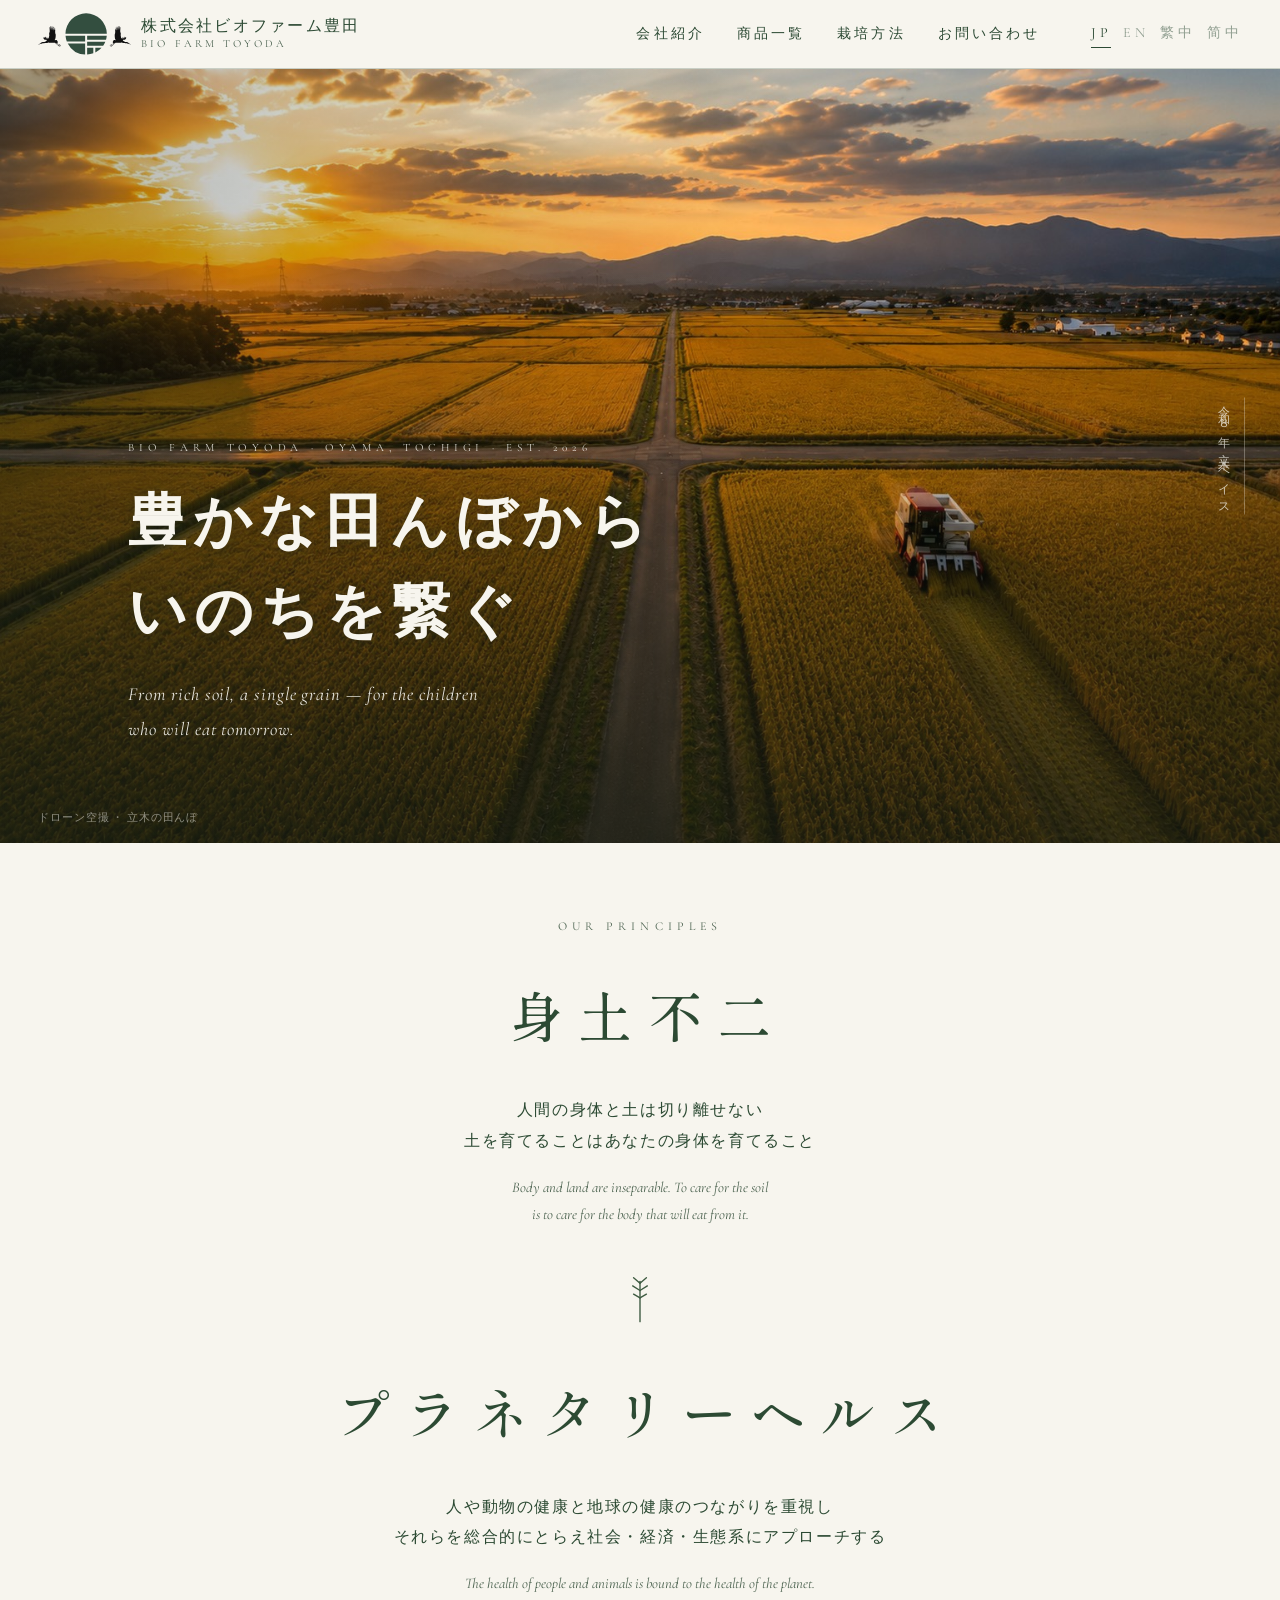
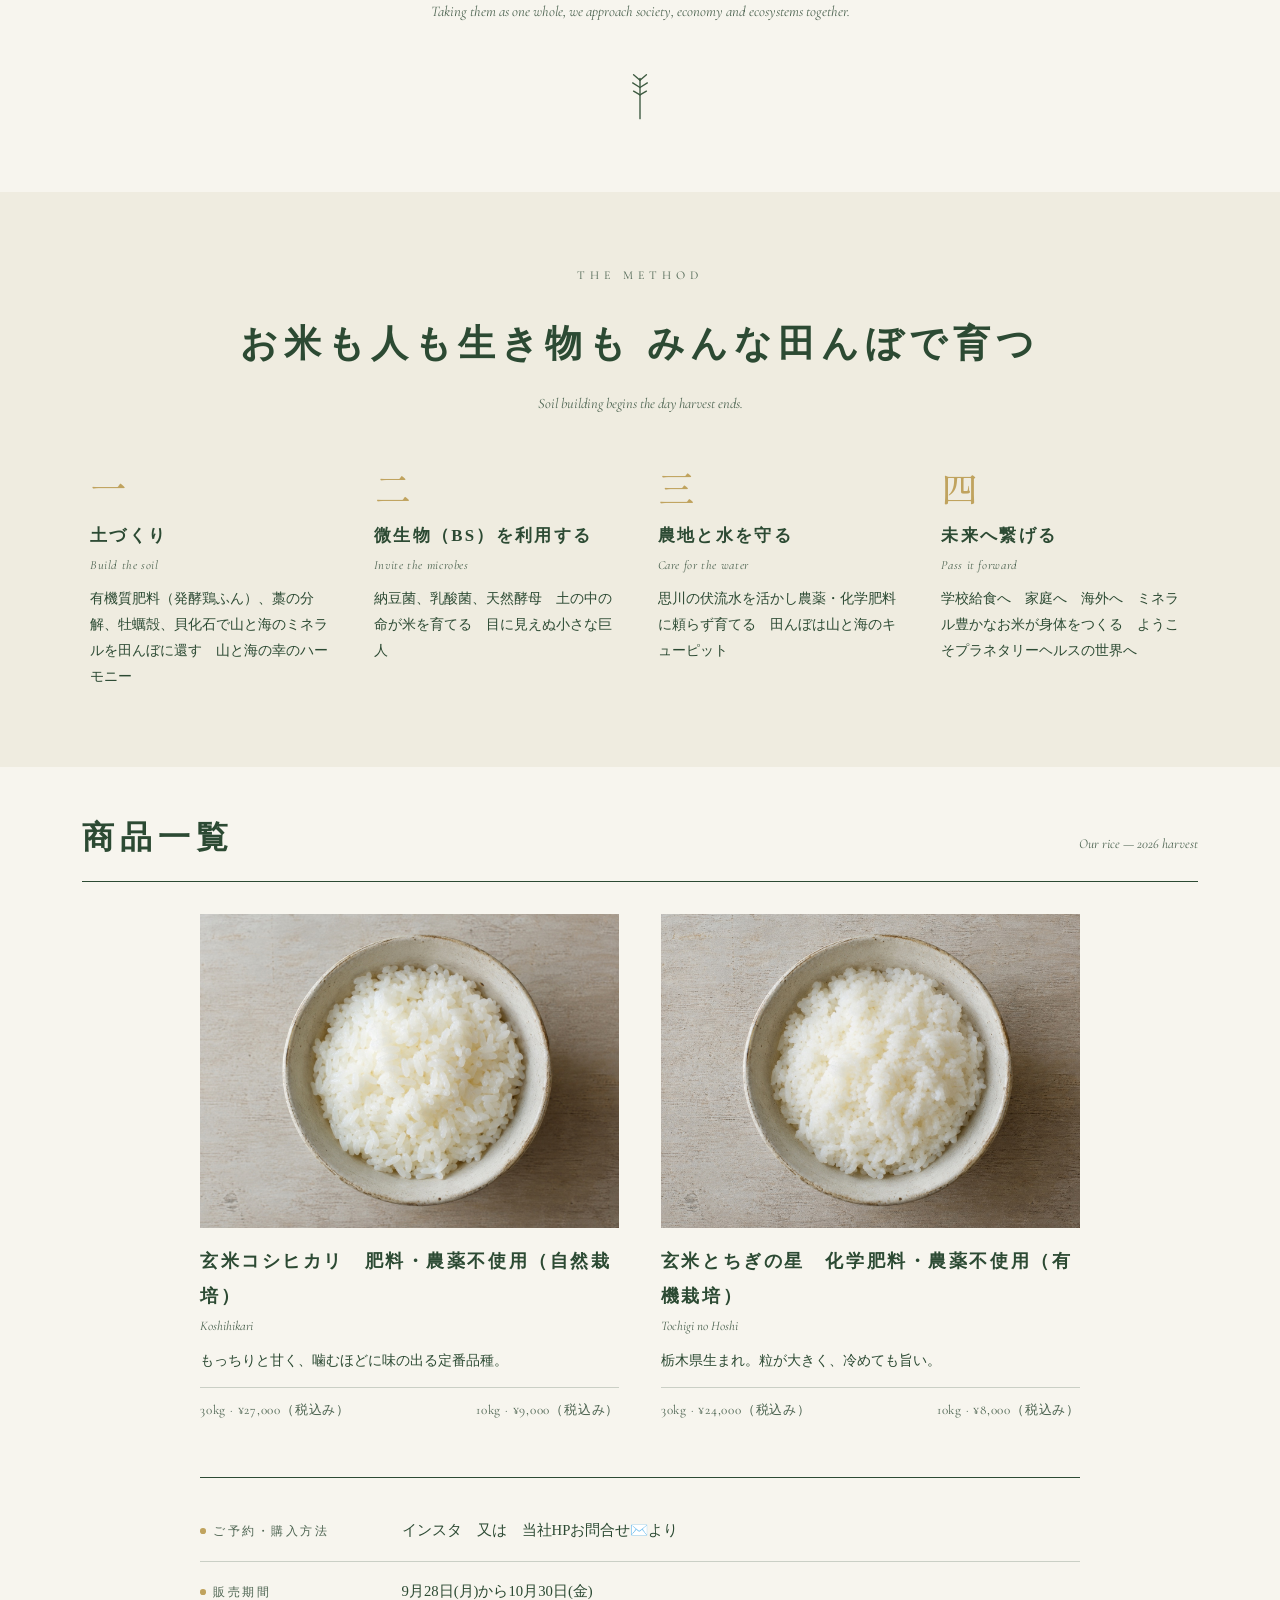
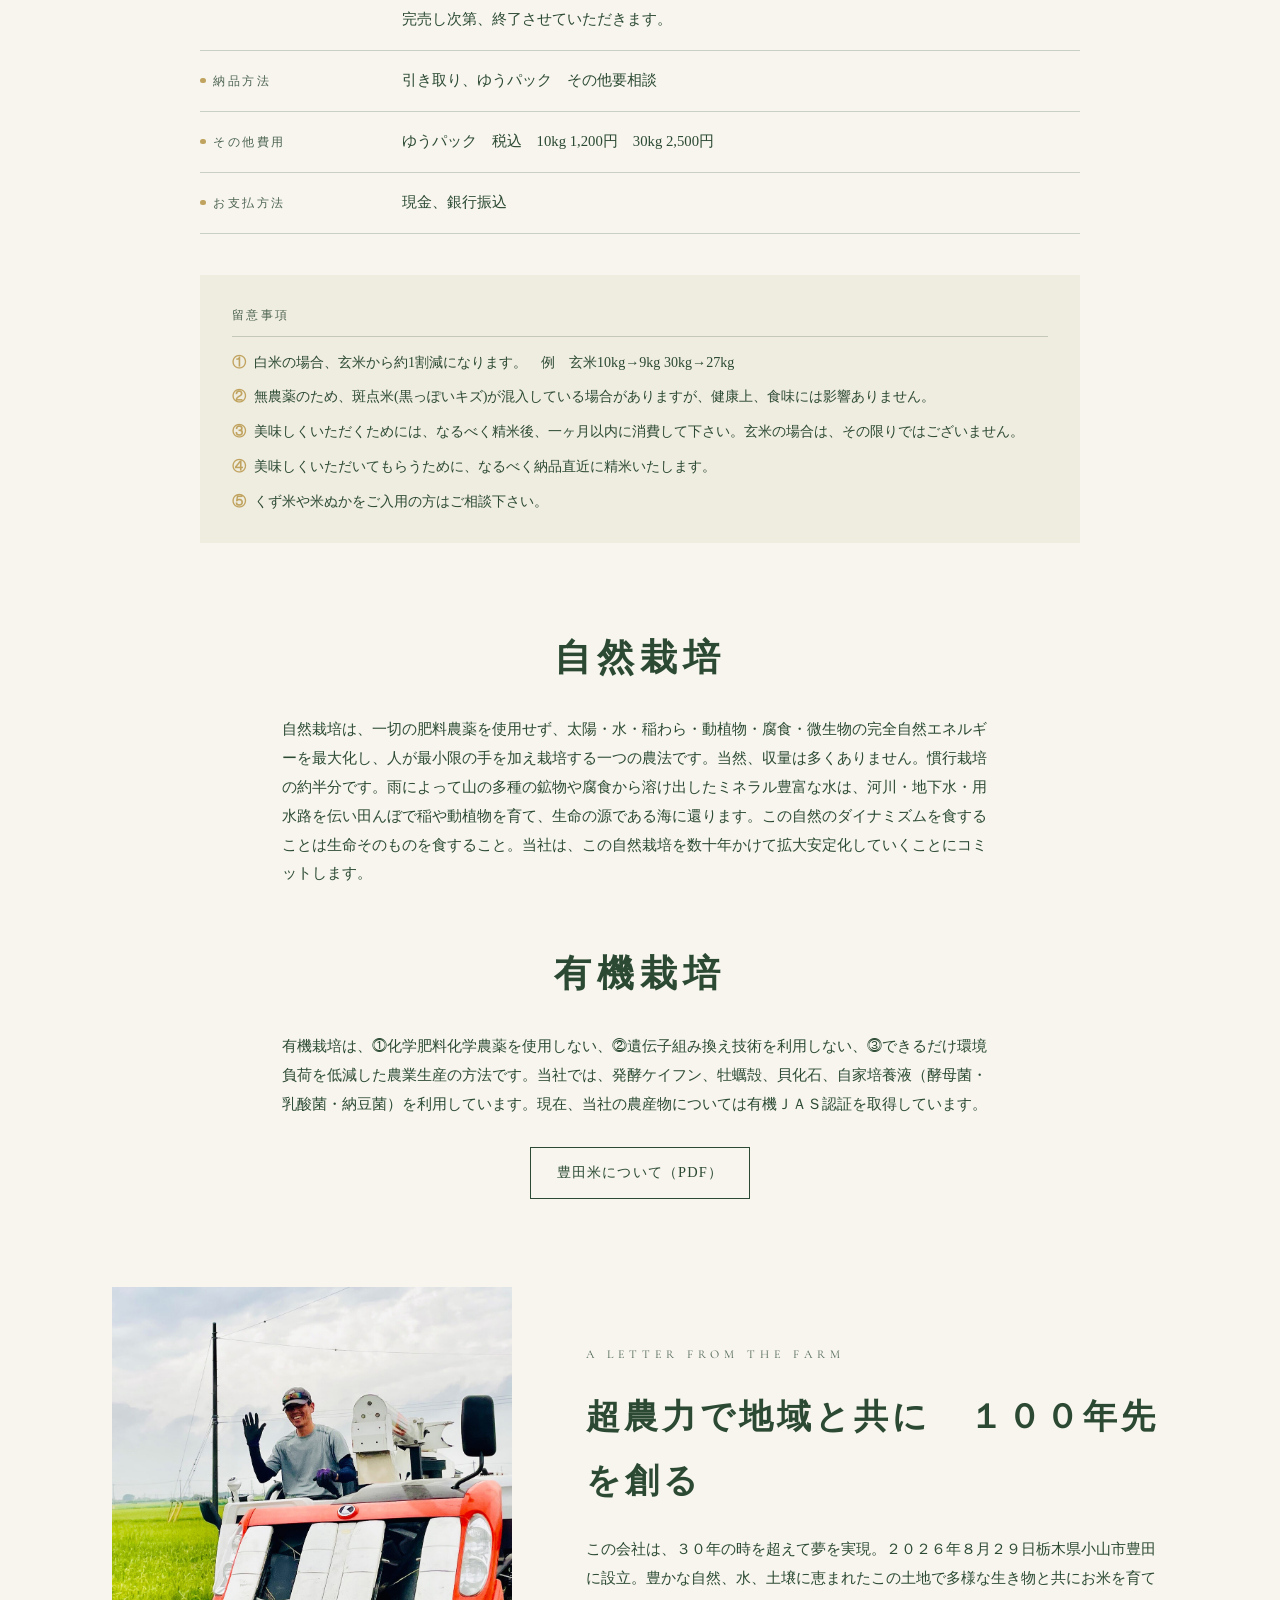
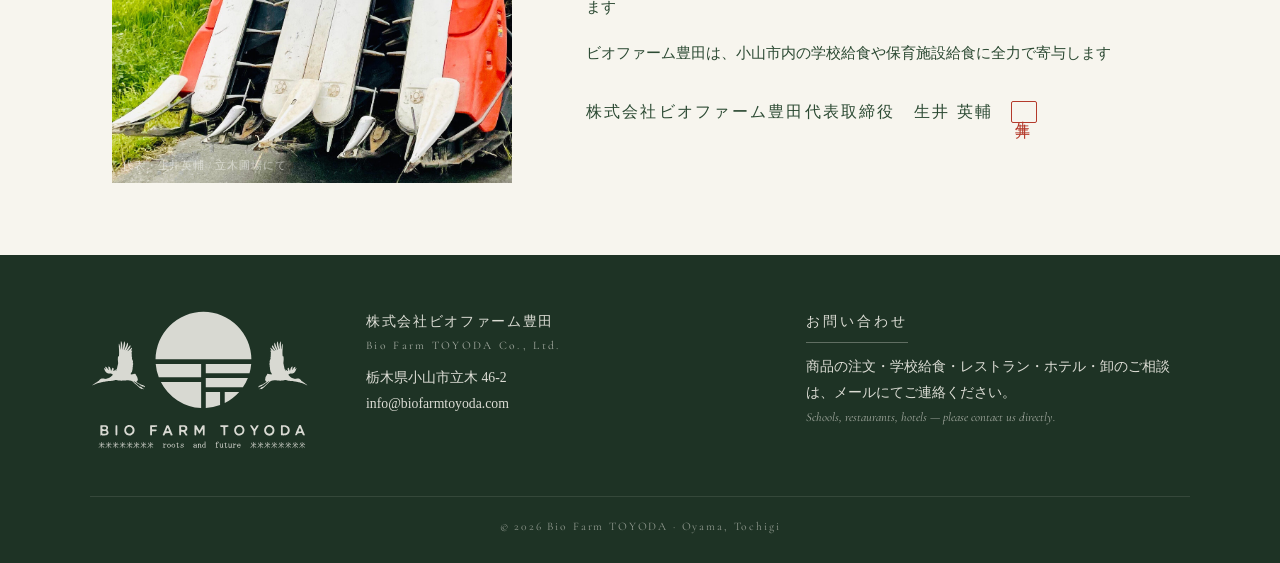
<file: index.html>
<!DOCTYPE html>
<html lang="ja">
<head>
<meta charset="UTF-8">
<meta name="viewport" content="width=device-width, initial-scale=1.0">
<title>株式会社ビオファーム豊田 | Bio Farm TOYODA — 栃木県小山市の有機米農園</title>
<meta name="description" content="豊かな田んぼから、次世代へ。栃木県小山市北西部の旧豊田村に位置するビオファーム豊田　恵まれた水資源と豊かな自然環境で育んだお米をみなさんに届けます。">
<link rel="icon" type="image/svg+xml" href="assets/favicon.svg">
<link rel="icon" type="image/png" href="assets/favicon.png">
<link rel="canonical" href="https://biofarmtoyoda.com/">
<link rel="alternate" hreflang="ja" href="https://biofarmtoyoda.com/">
<link rel="alternate" hreflang="en" href="https://biofarmtoyoda.com/en/">
<link rel="alternate" hreflang="zh-Hant" href="https://biofarmtoyoda.com/zh-hant/">
<link rel="alternate" hreflang="zh-Hans" href="https://biofarmtoyoda.com/zh-hans/">
<link rel="alternate" hreflang="x-default" href="https://biofarmtoyoda.com/">
<link rel="preconnect" href="https://fonts.googleapis.com">
<link rel="preconnect" href="https://fonts.gstatic.com" crossorigin>
<link href="https://fonts.googleapis.com/css2?family=Shippori+Mincho+B1:wght@400;500;600;700&family=Cormorant+Garamond:ital,wght@0,400;0,500;0,600;1,400;1,500&display=swap" rel="stylesheet">
<link rel="stylesheet" href="css/style.css">
</head>
<body>

<header class="site-header">
  <a class="brand" href="#top">
    <img src="assets/logo-emblem.svg" alt="Bio Farm TOYODA" class="brand-mark">
    <span class="brand-text">
      <span class="brand-ja">株式会社ビオファーム豊田</span>
      <span class="brand-en">Bio Farm TOYODA</span>
    </span>
  </a>

  <input type="checkbox" id="nav-toggle" class="nav-toggle" aria-hidden="true">
  <label for="nav-toggle" class="nav-toggle-label" aria-label="メニュー">
    <span></span><span></span><span></span>
  </label>

  <nav class="site-nav">
    <a href="#about">会社紹介</a>
    <a href="#products">商品一覧</a>
    <a href="#method">栽培方法</a>
    <a href="#contact">お問い合わせ</a>
    <div class="lang">
      <a class="lang-active" href="./">JP</a>
      <a href="en/">EN</a>
      <a href="zh-hant/">繁中</a>
      <a href="zh-hans/">简中</a>
    </div>
  </nav>
</header>

<main id="top">

  <!-- ============ HERO ============ -->
  <section class="hero">
    <img class="hero-art" src="assets/hero.jpg" alt="収穫期の田んぼの空撮 — 夕日に照らされた黄金色の田園" fetchpriority="high">

    <div class="hero-inner">
      <p class="hero-eyebrow">BIO FARM TOYODA · OYAMA, TOCHIGI · EST. 2026</p>
      <h1 class="hero-title">豊かな田んぼから<br>いのちを繋ぐ</h1>
      <p class="hero-sub">From rich soil, a single grain — for the children<br class="pc-only"> who will eat tomorrow.</p>
    </div>

    <p class="hero-tategaki" aria-hidden="true">令和８年 立木ベイス</p>
    <p class="placeholder-caption hero-caption">ドローン空撮 ・ 立木の田んぼ</p>
  </section>

  <!-- ============ PRINCIPLE ============ -->
  <section class="principle" id="principle">
    <p class="eyebrow">OUR PRINCIPLES</p>
    <h2 class="principle-title">身土不二</h2>
    <p class="principle-ja">人間の身体と土は切り離せない<br>土を育てることはあなたの身体を育てること</p>
    <p class="principle-en">Body and land are inseparable. To care for the soil<br class="pc-only"> is to care for the body that will eat from it.</p>
    <svg class="rice-divider" viewBox="0 0 24 60" aria-hidden="true">
      <g stroke="#3d5a40" stroke-width="1.5" fill="none" stroke-linecap="round">
        <line x1="12" y1="14" x2="12" y2="58"/>
        <line x1="12" y1="16" x2="5" y2="10"/><line x1="12" y1="16" x2="19" y2="10"/>
        <line x1="12" y1="24" x2="4" y2="19"/><line x1="12" y1="24" x2="20" y2="19"/>
        <line x1="12" y1="32" x2="5" y2="28"/><line x1="12" y1="32" x2="19" y2="28"/>
      </g>
    </svg>

    <h2 class="principle-title">プラネタリー<br class="sp-only">ヘルス</h2>
    <p class="principle-ja">人や動物の健康と地球の健康のつながりを重視し<br>それらを総合的にとらえ社会・経済・生態系にアプローチする</p>
    <p class="principle-en">The health of people and animals is bound to the health of the planet.<br class="pc-only"> Taking them as one whole, we approach society, economy and ecosystems together.</p>
    <svg class="rice-divider" viewBox="0 0 24 60" aria-hidden="true">
      <g stroke="#3d5a40" stroke-width="1.5" fill="none" stroke-linecap="round">
        <line x1="12" y1="14" x2="12" y2="58"/>
        <line x1="12" y1="16" x2="5" y2="10"/><line x1="12" y1="16" x2="19" y2="10"/>
        <line x1="12" y1="24" x2="4" y2="19"/><line x1="12" y1="24" x2="20" y2="19"/>
        <line x1="12" y1="32" x2="5" y2="28"/><line x1="12" y1="32" x2="19" y2="28"/>
      </g>
    </svg>
  </section>

  <!-- ============ METHOD ============ -->
  <section class="method" id="method">
    <p class="eyebrow">THE METHOD</p>
    <h2 class="method-title">お米も人も生き物も みんな田んぼで育つ</h2>
    <p class="method-sub">Soil building begins the day harvest ends.</p>

    <div class="method-grid">
      <div class="method-step">
        <p class="method-num">一</p>
        <h3>土づくり<span>Build the soil</span></h3>
        <p>有機質肥料（発酵鶏ふん）、藁の分解、牡蠣殻、貝化石で山と海のミネラルを田んぼに還す　山と海の幸のハーモニー</p>
      </div>
      <div class="method-step">
        <p class="method-num">二</p>
        <h3>微生物（BS）を利用する<span>Invite the microbes</span></h3>
        <p>納豆菌、乳酸菌、天然酵母　土の中の命が米を育てる　目に見えぬ小さな巨人</p>
      </div>
      <div class="method-step">
        <p class="method-num">三</p>
        <h3>農地と水を守る<span>Care for the water</span></h3>
        <p>思川の伏流水を活かし農薬・化学肥料に頼らず育てる　田んぼは山と海のキューピット</p>
      </div>
      <div class="method-step">
        <p class="method-num">四</p>
        <h3>未来へ繋げる<span>Pass it forward</span></h3>
        <p>学校給食へ　家庭へ　海外へ　ミネラル豊かなお米が身体をつくる　ようこそプラネタリーヘルスの世界へ</p>
      </div>
    </div>
  </section>

  <!-- ============ PRODUCTS ============ -->
  <section class="products" id="products">
    <div class="section-head">
      <h2>商品一覧</h2>
      <p class="section-head-en">Our rice — 2026 harvest</p>
    </div>

    <div class="product-grid">

      <article class="product">
        <figure class="product-art">
          <img src="assets/koshihikari.jpg" alt="コシヒカリ — 陶器の器に盛った炊きたてのご飯" loading="lazy">
        </figure>
        <h3 class="product-name">玄米コシヒカリ　肥料・農薬不使用（自然栽培）</h3>
        <p class="product-name-en">Koshihikari</p>
        <p class="product-desc">もっちりと甘く、噛むほどに味の出る定番品種。</p>
        <p class="product-price"><span>30kg · ¥27,000（税込み）</span><span>10kg · ¥9,000（税込み）</span></p>
      </article>

      <article class="product">
        <figure class="product-art">
          <img src="assets/tochigi-no-hoshi.jpg" alt="とちぎの星 — 陶器の器に盛った炊きたてのご飯" loading="lazy">
        </figure>
        <h3 class="product-name">玄米とちぎの星　化学肥料・農薬不使用（有機栽培）</h3>
        <p class="product-name-en">Tochigi no Hoshi</p>
        <p class="product-desc">栃木県生まれ。粒が大きく、冷めても旨い。</p>
        <p class="product-price"><span>30kg · ¥24,000（税込み）</span><span>10kg · ¥8,000（税込み）</span></p>
      </article>

    </div>

    <div class="order-info">
      <dl class="order-list">
        <div class="order-row">
          <dt>ご予約・購入方法</dt>
          <dd>インスタ　又は　当社HPお問合せ✉️より</dd>
        </div>
        <div class="order-row">
          <dt>販売期間</dt>
          <dd>9月28日(月)から10月30日(金)<br>完売し次第、終了させていただきます。</dd>
        </div>
        <div class="order-row">
          <dt>納品方法</dt>
          <dd>引き取り、ゆうパック　その他要相談</dd>
        </div>
        <div class="order-row">
          <dt>その他費用</dt>
          <dd>ゆうパック　税込　10kg 1,200円　30kg 2,500円</dd>
        </div>
        <div class="order-row">
          <dt>お支払方法</dt>
          <dd>現金、銀行振込</dd>
        </div>
      </dl>

      <div class="order-notes">
        <p class="order-notes-title">留意事項</p>
        <ol class="order-notes-list">
          <li><span class="order-note-num">①</span>白米の場合、玄米から約1割減になります。　例　玄米10kg→9kg 30kg→27kg</li>
          <li><span class="order-note-num">②</span>無農薬のため、斑点米(黒っぽいキズ)が混入している場合がありますが、健康上、食味には影響ありません。</li>
          <li><span class="order-note-num">③</span>美味しくいただくためには、なるべく精米後、一ヶ月以内に消費して下さい。玄米の場合は、その限りではございません。</li>
          <li><span class="order-note-num">④</span>美味しくいただいてもらうために、なるべく納品直近に精米いたします。</li>
          <li><span class="order-note-num">⑤</span>くず米や米ぬかをご入用の方はご相談下さい。</li>
        </ol>
      </div>
    </div>
  </section>

  <!-- ============ STORY (placeholder copy) ============ -->
  <section class="story" id="story">
    <h2 class="story-title">自然栽培</h2>
    <p class="story-body">自然栽培は、一切の肥料農薬を使用せず、太陽・水・稲わら・動植物・腐食・微生物の完全自然エネルギーを最大化し、人が最小限の手を加え栽培する一つの農法です。当然、収量は多くありません。慣行栽培の約半分です。雨によって山の多種の鉱物や腐食から溶け出したミネラル豊富な水は、河川・地下水・用水路を伝い田んぼで稲や動植物を育て、生命の源である海に還ります。この自然のダイナミズムを食することは生命そのものを食すること。当社は、この自然栽培を数十年かけて拡大安定化していくことにコミットします。</p>

    <h2 class="story-title story-title-second">有機栽培</h2>
    <p class="story-body">有機栽培は、⓵化学肥料化学農薬を使用しない、⓶遺伝子組み換え技術を利用しない、⓷できるだけ環境負荷を低減した農業生産の方法です。当社では、発酵ケイフン、牡蠣殻、貝化石、自家培養液（酵母菌・乳酸菌・納豆菌）を利用しています。現在、当社の農産物については有機ＪＡＳ認証を取得しています。</p>
    <p class="story-link"><a href="assets/flyer.pdf" target="_blank" rel="noopener">豊田米について（PDF）</a></p>
  </section>
  
  <!-- ============ LETTER ============ -->
  <section class="letter" id="about">
    <figure class="letter-portrait">
      <img src="assets/founder.jpg" alt="代表・生井英輔 — 立木の田にて" loading="lazy">
      <figcaption class="placeholder-caption">代表・生井英輔 / 立木圃場にて</figcaption>
    </figure>

    <div class="letter-body">
      <p class="eyebrow">A LETTER FROM THE FARM</p>
      <h2>超農力で地域と共に　<br class="sp-only">１００年先を創る</h2>
      <p>この会社は、３０年の時を超えて夢を実現。２０２６年８月２９日栃木県小山市豊田に設立。豊かな自然、水、土壌に恵まれたこの土地で多様な生き物と共にお米を育てます</p>
      <p>ビオファーム豊田は、小山市内の学校給食や保育施設給食に全力で寄与します</p>
      <div class="letter-sign">
        <p class="letter-sign-name">株式会社ビオファーム豊田代表取締役　生井 英輔</p>
        <p class="letter-seal" aria-hidden="true">生井</p>
      </div>
    </div>
  </section>

</main>

<!-- ============ FOOTER ============ -->
<footer class="site-footer" id="contact">
  <div class="footer-inner">
    <div class="footer-brand">
      <img src="assets/logo.svg" alt="Bio Farm TOYODA" class="footer-logo">
    </div>
    <div class="footer-info">
      <p class="footer-company">株式会社ビオファーム豊田<span>Bio Farm TOYODA Co., Ltd.</span></p>
      <p>栃木県小山市立木 46-2</p>
      <p><a href="mailto:info@biofarmtoyoda.com">info@biofarmtoyoda.com</a></p>
    </div>
    <div class="footer-contact">
      <p class="footer-head">お問い合わせ</p>
      <p>商品の注文・学校給食・レストラン・ホテル・卸のご相談は、メールにてご連絡ください。</p>
      <p class="footer-en">Schools, restaurants, hotels — please contact us directly.</p>
    </div>
  </div>
  <p class="footer-copy">© 2026 Bio Farm TOYODA · Oyama, Tochigi</p>
</footer>

</body>
</html>
</file>
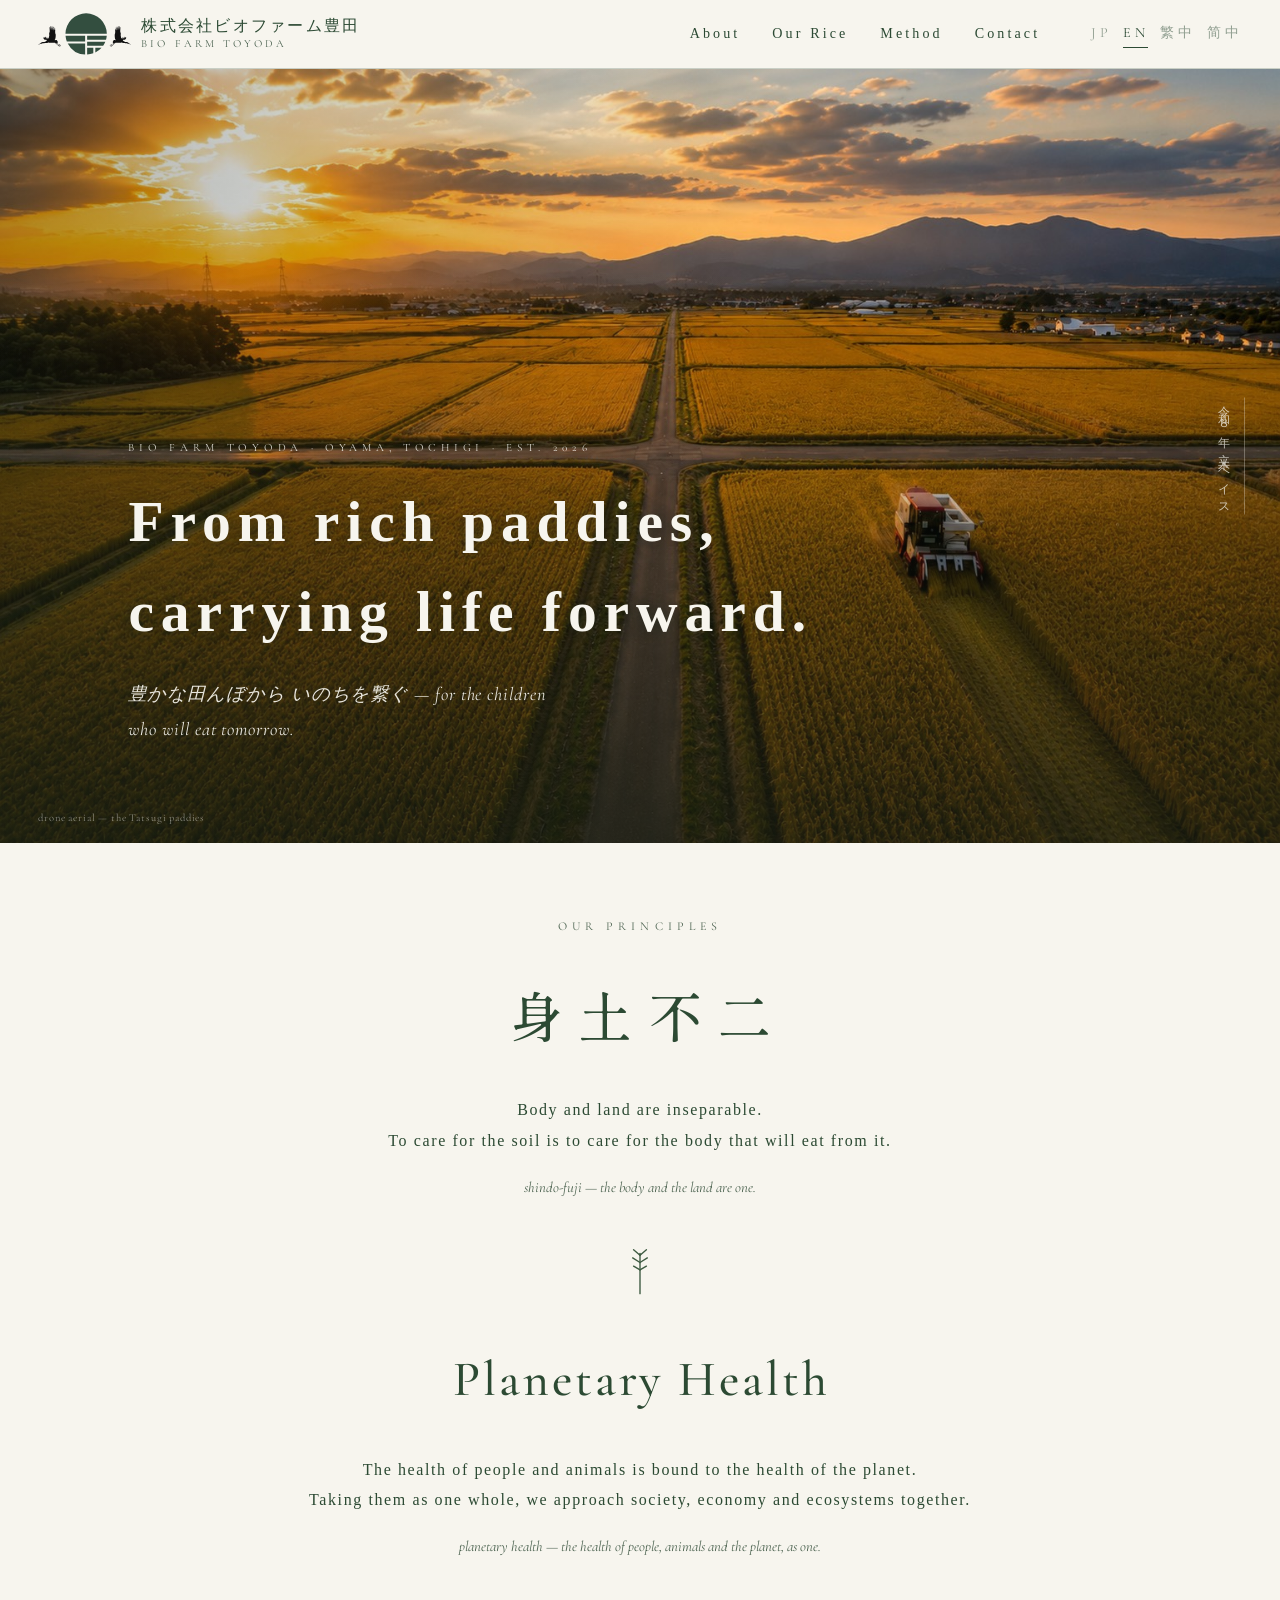
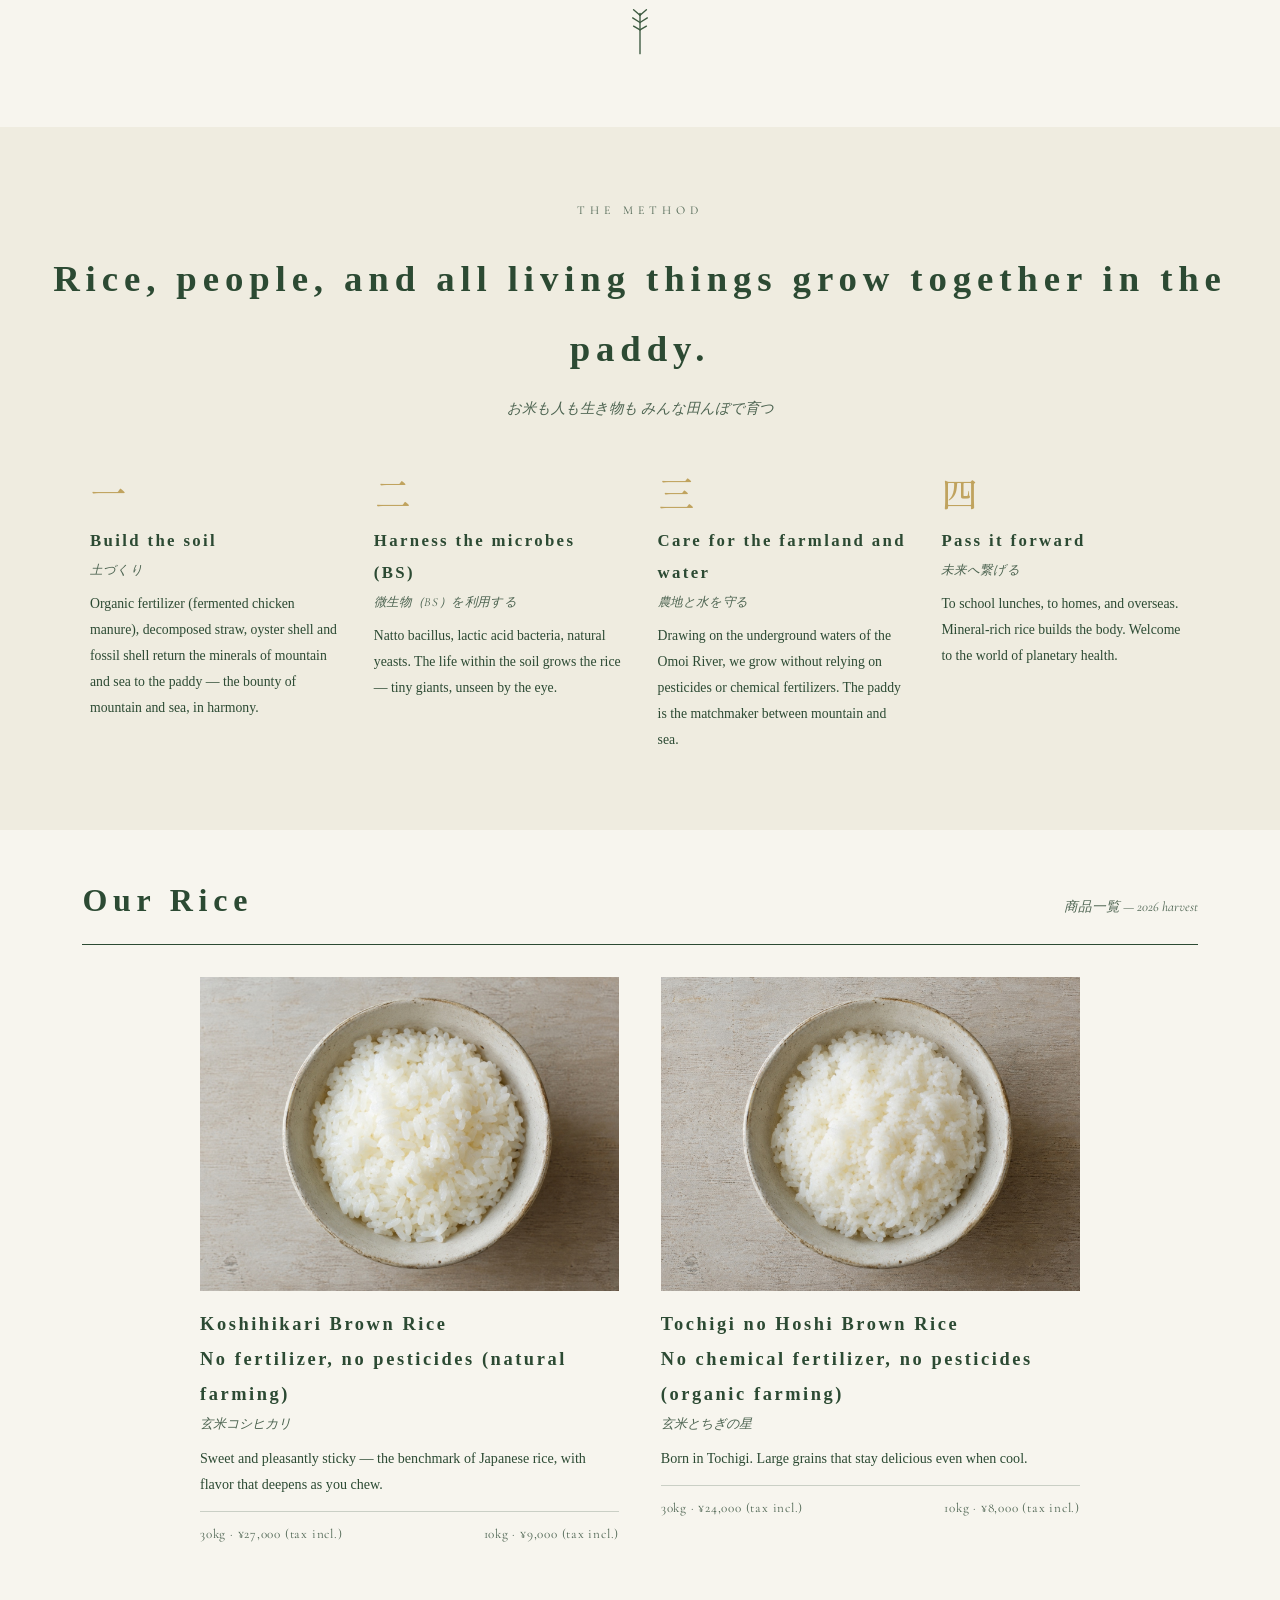
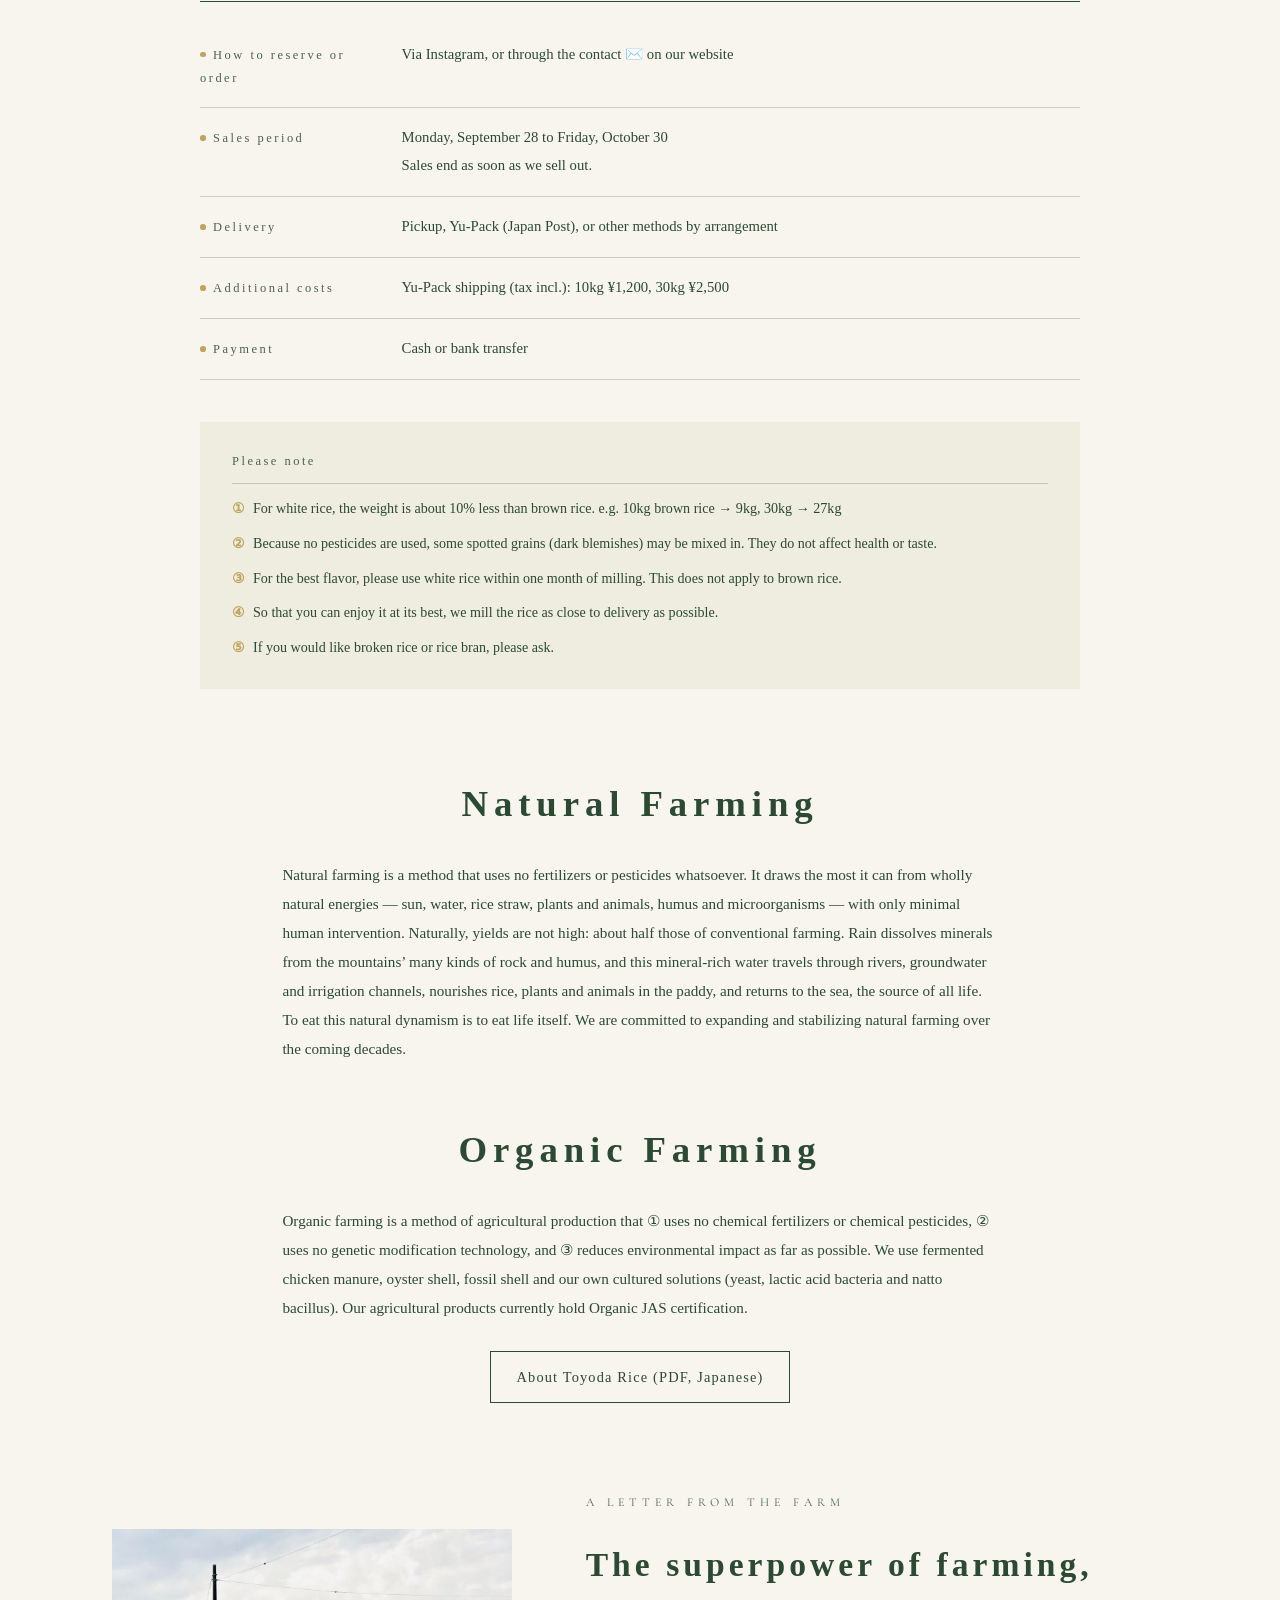
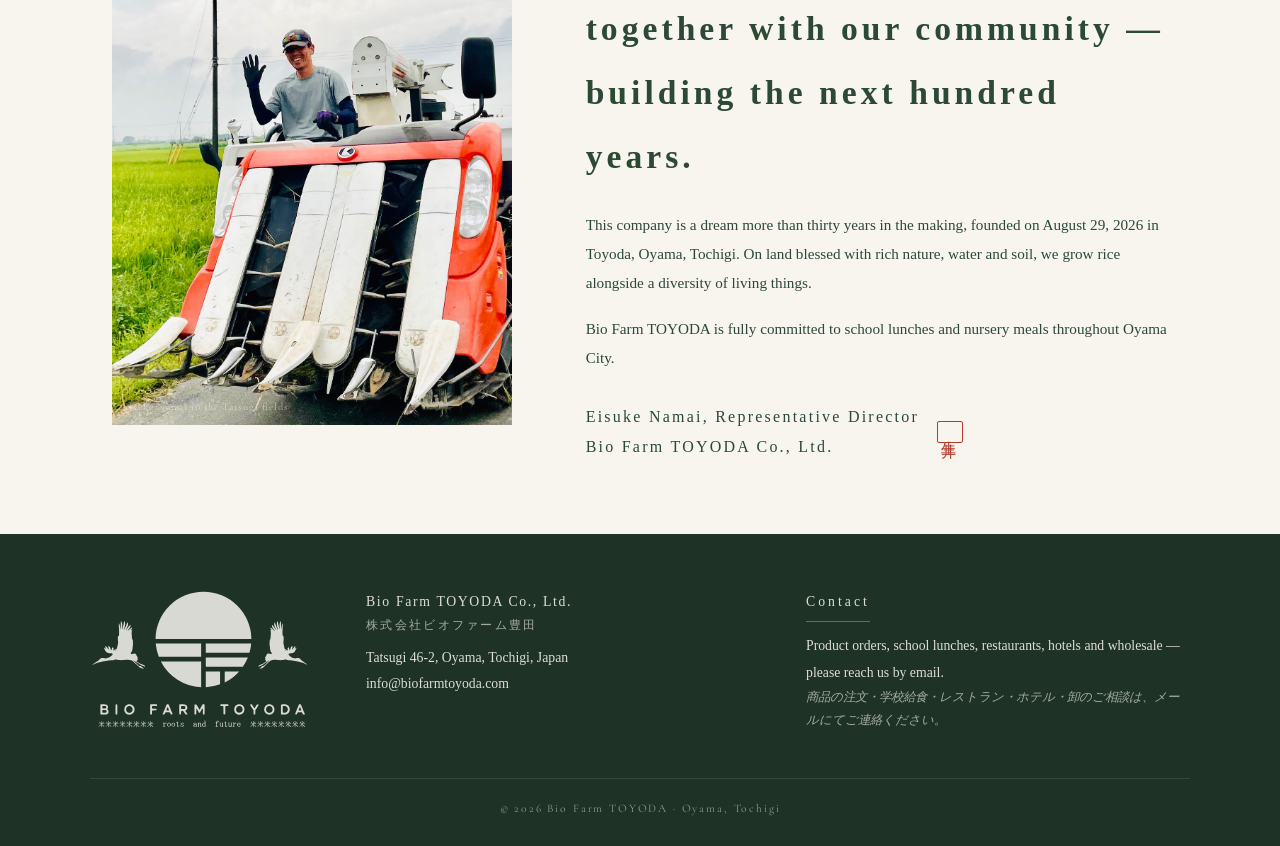
<file: en/index.html>
<!DOCTYPE html>
<html lang="en">
<head>
<meta charset="UTF-8">
<meta name="viewport" content="width=device-width, initial-scale=1.0">
<title>Bio Farm TOYODA — Organic Rice from Oyama, Tochigi</title>
<meta name="description" content="From rich paddies, to the next generation. Bio Farm TOYODA, in the former village of Toyoda in northwest Oyama, Tochigi, Japan, delivers rice grown with abundant water and a rich natural environment.">
<link rel="icon" type="image/svg+xml" href="../assets/favicon.svg">
<link rel="icon" type="image/png" href="../assets/favicon.png">
<link rel="canonical" href="https://biofarmtoyoda.com/en/">
<link rel="alternate" hreflang="ja" href="https://biofarmtoyoda.com/">
<link rel="alternate" hreflang="en" href="https://biofarmtoyoda.com/en/">
<link rel="alternate" hreflang="zh-Hant" href="https://biofarmtoyoda.com/zh-hant/">
<link rel="alternate" hreflang="zh-Hans" href="https://biofarmtoyoda.com/zh-hans/">
<link rel="alternate" hreflang="x-default" href="https://biofarmtoyoda.com/">
<link rel="preconnect" href="https://fonts.googleapis.com">
<link rel="preconnect" href="https://fonts.gstatic.com" crossorigin>
<link href="https://fonts.googleapis.com/css2?family=Shippori+Mincho+B1:wght@400;500;600;700&family=Cormorant+Garamond:ital,wght@0,400;0,500;0,600;1,400;1,500&display=swap" rel="stylesheet">
<link rel="stylesheet" href="../css/style.css">
</head>
<body>

<header class="site-header">
  <a class="brand" href="#top">
    <img src="../assets/logo-emblem.svg" alt="Bio Farm TOYODA" class="brand-mark">
    <span class="brand-text">
      <span class="brand-ja">株式会社ビオファーム豊田</span>
      <span class="brand-en">Bio Farm TOYODA</span>
    </span>
  </a>

  <input type="checkbox" id="nav-toggle" class="nav-toggle" aria-hidden="true">
  <label for="nav-toggle" class="nav-toggle-label" aria-label="Menu">
    <span></span><span></span><span></span>
  </label>

  <nav class="site-nav">
    <a href="#about">About</a>
    <a href="#products">Our Rice</a>
    <a href="#method">Method</a>
    <a href="#contact">Contact</a>
    <div class="lang">
      <a href="../">JP</a>
      <a class="lang-active" href="./">EN</a>
      <a href="../zh-hant/">繁中</a>
      <a href="../zh-hans/">简中</a>
    </div>
  </nav>
</header>

<main id="top">

  <!-- ============ HERO ============ -->
  <section class="hero">
    <img class="hero-art" src="../assets/hero.jpg" alt="Aerial view of golden rice paddies at sunset during harvest" fetchpriority="high">

    <div class="hero-inner">
      <p class="hero-eyebrow">BIO FARM TOYODA · OYAMA, TOCHIGI · EST. 2026</p>
      <h1 class="hero-title">From rich paddies,<br>carrying life forward.</h1>
      <p class="hero-sub">豊かな田んぼから いのちを繋ぐ — for the children<br class="pc-only"> who will eat tomorrow.</p>
    </div>

    <p class="hero-tategaki" aria-hidden="true">令和８年 立木ベイス</p>
    <p class="placeholder-caption hero-caption">drone aerial — the Tatsugi paddies</p>
  </section>

  <!-- ============ PRINCIPLE ============ -->
  <section class="principle" id="principle">
    <p class="eyebrow">OUR PRINCIPLES</p>
    <h2 class="principle-title">身土不二</h2>
    <p class="principle-ja">Body and land are inseparable.<br>To care for the soil is to care for the body that will eat from it.</p>
    <p class="principle-en">shindo-fuji — the body and the land are one.</p>
    <svg class="rice-divider" viewBox="0 0 24 60" aria-hidden="true">
      <g stroke="#3d5a40" stroke-width="1.5" fill="none" stroke-linecap="round">
        <line x1="12" y1="14" x2="12" y2="58"/>
        <line x1="12" y1="16" x2="5" y2="10"/><line x1="12" y1="16" x2="19" y2="10"/>
        <line x1="12" y1="24" x2="4" y2="19"/><line x1="12" y1="24" x2="20" y2="19"/>
        <line x1="12" y1="32" x2="5" y2="28"/><line x1="12" y1="32" x2="19" y2="28"/>
      </g>
    </svg>

    <h2 class="principle-title principle-title-en">Planetary Health</h2>
    <p class="principle-ja">The health of people and animals is bound to the health of the planet.<br>Taking them as one whole, we approach society, economy and ecosystems together.</p>
    <p class="principle-en">planetary health — the health of people, animals and the planet, as one.</p>
    <svg class="rice-divider" viewBox="0 0 24 60" aria-hidden="true">
      <g stroke="#3d5a40" stroke-width="1.5" fill="none" stroke-linecap="round">
        <line x1="12" y1="14" x2="12" y2="58"/>
        <line x1="12" y1="16" x2="5" y2="10"/><line x1="12" y1="16" x2="19" y2="10"/>
        <line x1="12" y1="24" x2="4" y2="19"/><line x1="12" y1="24" x2="20" y2="19"/>
        <line x1="12" y1="32" x2="5" y2="28"/><line x1="12" y1="32" x2="19" y2="28"/>
      </g>
    </svg>
  </section>

  <!-- ============ METHOD ============ -->
  <section class="method" id="method">
    <p class="eyebrow">THE METHOD</p>
    <h2 class="method-title">Rice, people, and all living things grow together in the paddy.</h2>
    <p class="method-sub">お米も人も生き物も みんな田んぼで育つ</p>

    <div class="method-grid">
      <div class="method-step">
        <p class="method-num">一</p>
        <h3>Build the soil<span>土づくり</span></h3>
        <p>Organic fertilizer (fermented chicken manure), decomposed straw, oyster shell and fossil shell return the minerals of mountain and sea to the paddy — the bounty of mountain and sea, in harmony.</p>
      </div>
      <div class="method-step">
        <p class="method-num">二</p>
        <h3>Harness the microbes (BS)<span>微生物（BS）を利用する</span></h3>
        <p>Natto bacillus, lactic acid bacteria, natural yeasts. The life within the soil grows the rice — tiny giants, unseen by the eye.</p>
      </div>
      <div class="method-step">
        <p class="method-num">三</p>
        <h3>Care for the farmland and water<span>農地と水を守る</span></h3>
        <p>Drawing on the underground waters of the Omoi River, we grow without relying on pesticides or chemical fertilizers. The paddy is the matchmaker between mountain and sea.</p>
      </div>
      <div class="method-step">
        <p class="method-num">四</p>
        <h3>Pass it forward<span>未来へ繋げる</span></h3>
        <p>To school lunches, to homes, and overseas. Mineral-rich rice builds the body. Welcome to the world of planetary health.</p>
      </div>
    </div>
  </section>

  <!-- ============ PRODUCTS ============ -->
  <section class="products" id="products">
    <div class="section-head">
      <h2>Our Rice</h2>
      <p class="section-head-en">商品一覧 — 2026 harvest</p>
    </div>

    <div class="product-grid">

      <article class="product">
        <figure class="product-art">
          <img src="../assets/koshihikari.jpg" alt="Koshihikari brown rice — freshly cooked rice in a ceramic bowl" loading="lazy">
        </figure>
        <h3 class="product-name">Koshihikari Brown Rice<br>No fertilizer, no pesticides (natural farming)</h3>
        <p class="product-name-en">玄米コシヒカリ</p>
        <p class="product-desc">Sweet and pleasantly sticky — the benchmark of Japanese rice, with flavor that deepens as you chew.</p>
        <p class="product-price"><span>30kg · ¥27,000 (tax incl.)</span><span>10kg · ¥9,000 (tax incl.)</span></p>
      </article>

      <article class="product">
        <figure class="product-art">
          <img src="../assets/tochigi-no-hoshi.jpg" alt="Tochigi no Hoshi brown rice — freshly cooked rice in a ceramic bowl" loading="lazy">
        </figure>
        <h3 class="product-name">Tochigi no Hoshi Brown Rice<br>No chemical fertilizer, no pesticides (organic farming)</h3>
        <p class="product-name-en">玄米とちぎの星</p>
        <p class="product-desc">Born in Tochigi. Large grains that stay delicious even when cool.</p>
        <p class="product-price"><span>30kg · ¥24,000 (tax incl.)</span><span>10kg · ¥8,000 (tax incl.)</span></p>
      </article>

    </div>

    <div class="order-info">
      <dl class="order-list">
        <div class="order-row">
          <dt>How to reserve or order</dt>
          <dd>Via Instagram, or through the contact ✉️ on our website</dd>
        </div>
        <div class="order-row">
          <dt>Sales period</dt>
          <dd>Monday, September 28 to Friday, October 30<br>Sales end as soon as we sell out.</dd>
        </div>
        <div class="order-row">
          <dt>Delivery</dt>
          <dd>Pickup, Yu-Pack (Japan Post), or other methods by arrangement</dd>
        </div>
        <div class="order-row">
          <dt>Additional costs</dt>
          <dd>Yu-Pack shipping (tax incl.): 10kg ¥1,200, 30kg ¥2,500</dd>
        </div>
        <div class="order-row">
          <dt>Payment</dt>
          <dd>Cash or bank transfer</dd>
        </div>
      </dl>

      <div class="order-notes">
        <p class="order-notes-title">Please note</p>
        <ol class="order-notes-list">
          <li><span class="order-note-num">①</span>For white rice, the weight is about 10% less than brown rice. e.g. 10kg brown rice → 9kg, 30kg → 27kg</li>
          <li><span class="order-note-num">②</span>Because no pesticides are used, some spotted grains (dark blemishes) may be mixed in. They do not affect health or taste.</li>
          <li><span class="order-note-num">③</span>For the best flavor, please use white rice within one month of milling. This does not apply to brown rice.</li>
          <li><span class="order-note-num">④</span>So that you can enjoy it at its best, we mill the rice as close to delivery as possible.</li>
          <li><span class="order-note-num">⑤</span>If you would like broken rice or rice bran, please ask.</li>
        </ol>
      </div>
    </div>
  </section>

  <!-- ============ STORY (placeholder copy) ============ -->
  <section class="story" id="story">
    <h2 class="story-title">Natural Farming</h2>
    <p class="story-body">Natural farming is a method that uses no fertilizers or pesticides whatsoever. It draws the most it can from wholly natural energies — sun, water, rice straw, plants and animals, humus and microorganisms — with only minimal human intervention. Naturally, yields are not high: about half those of conventional farming. Rain dissolves minerals from the mountains’ many kinds of rock and humus, and this mineral-rich water travels through rivers, groundwater and irrigation channels, nourishes rice, plants and animals in the paddy, and returns to the sea, the source of all life. To eat this natural dynamism is to eat life itself. We are committed to expanding and stabilizing natural farming over the coming decades.</p>

    <h2 class="story-title story-title-second">Organic Farming</h2>
    <p class="story-body">Organic farming is a method of agricultural production that ① uses no chemical fertilizers or chemical pesticides, ② uses no genetic modification technology, and ③ reduces environmental impact as far as possible. We use fermented chicken manure, oyster shell, fossil shell and our own cultured solutions (yeast, lactic acid bacteria and natto bacillus). Our agricultural products currently hold Organic JAS certification.</p>
    <p class="story-link"><a href="../assets/flyer.pdf" target="_blank" rel="noopener">About Toyoda Rice (PDF, Japanese)</a></p>
  </section>

  <!-- ============ LETTER ============ -->
  <section class="letter" id="about">
    <figure class="letter-portrait">
      <img src="../assets/founder.jpg" alt="Eisuke Namai, Representative Director, waving from a combine harvester in the Tatsugi rice fields" loading="lazy">
      <figcaption class="placeholder-caption">Eisuke Namai in the Tatsugi fields</figcaption>
    </figure>

    <div class="letter-body">
      <p class="eyebrow">A LETTER FROM THE FARM</p>
      <h2>The superpower of farming, together with our community —<br class="sp-only"> building the next hundred years.</h2>
      <p>This company is a dream more than thirty years in the making, founded on August 29, 2026 in Toyoda, Oyama, Tochigi. On land blessed with rich nature, water and soil, we grow rice alongside a diversity of living things.</p>
      <p>Bio Farm TOYODA is fully committed to school lunches and nursery meals throughout Oyama City.</p>
      <div class="letter-sign">
        <p class="letter-sign-name">Eisuke Namai, Representative Director<br>Bio Farm TOYODA Co., Ltd.</p>
        <p class="letter-seal" aria-hidden="true">生井</p>
      </div>
    </div>
  </section>

</main>

<!-- ============ FOOTER ============ -->
<footer class="site-footer" id="contact">
  <div class="footer-inner">
    <div class="footer-brand">
      <img src="../assets/logo.svg" alt="Bio Farm TOYODA" class="footer-logo">
    </div>
    <div class="footer-info">
      <p class="footer-company">Bio Farm TOYODA Co., Ltd.<span>株式会社ビオファーム豊田</span></p>
      <p>Tatsugi 46-2, Oyama, Tochigi, Japan</p>
      <p><a href="mailto:info@biofarmtoyoda.com">info@biofarmtoyoda.com</a></p>
    </div>
    <div class="footer-contact">
      <p class="footer-head">Contact</p>
      <p>Product orders, school lunches, restaurants, hotels and wholesale — please reach us by email.</p>
      <p class="footer-en">商品の注文・学校給食・レストラン・ホテル・卸のご相談は、メールにてご連絡ください。</p>
    </div>
  </div>
  <p class="footer-copy">© 2026 Bio Farm TOYODA · Oyama, Tochigi</p>
</footer>

</body>
</html>
</file>
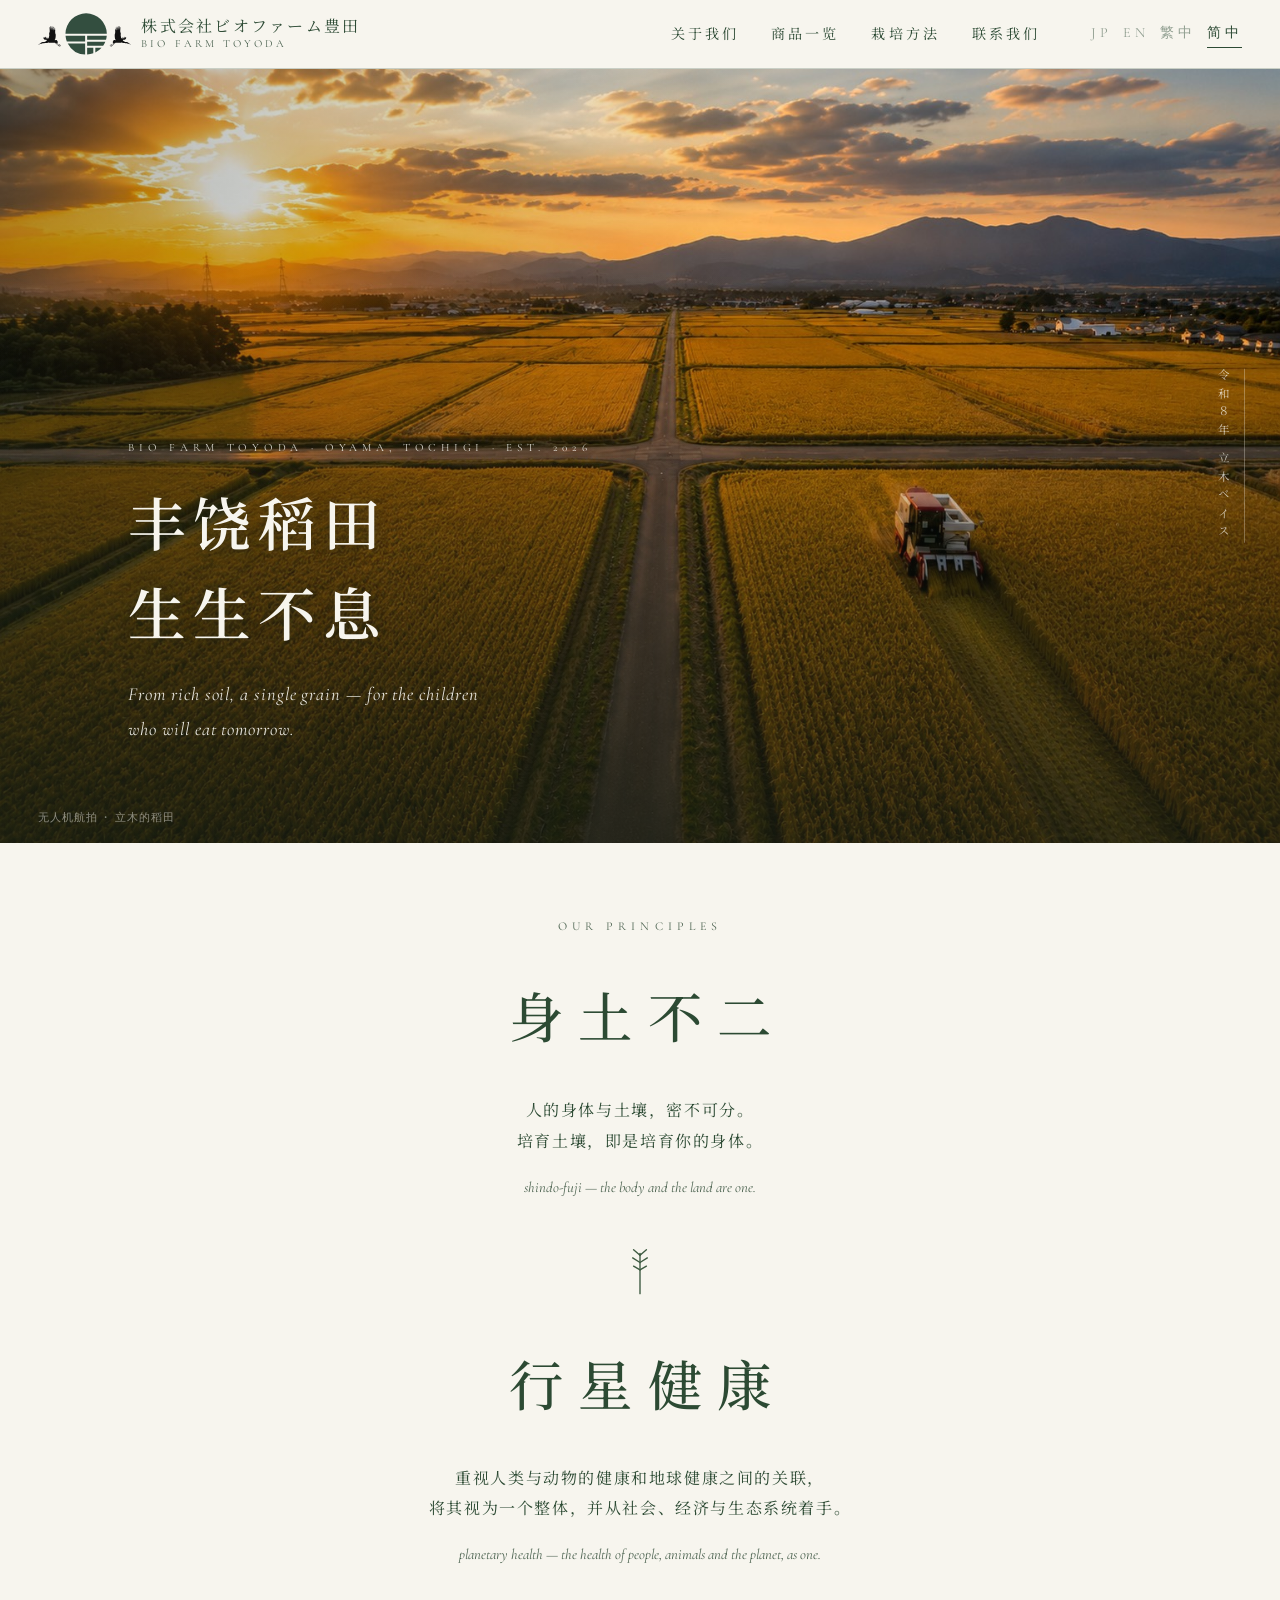
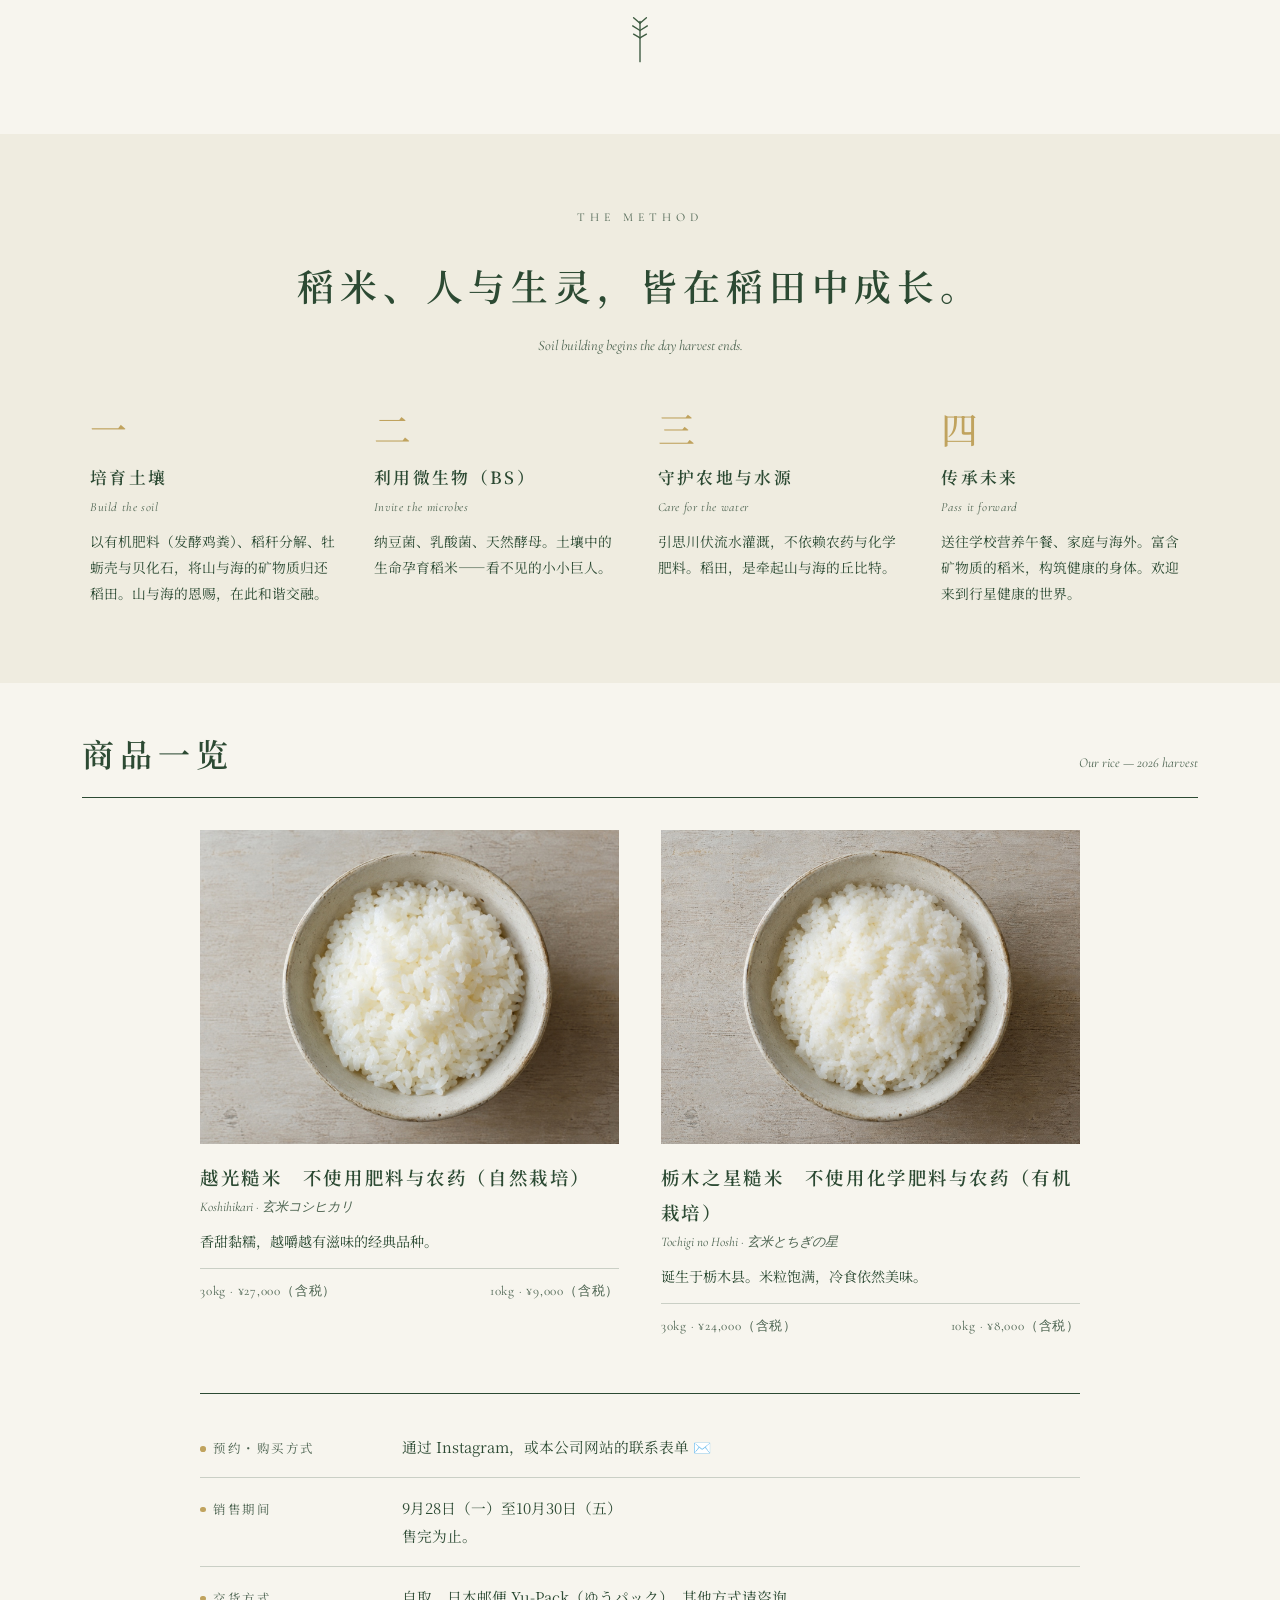
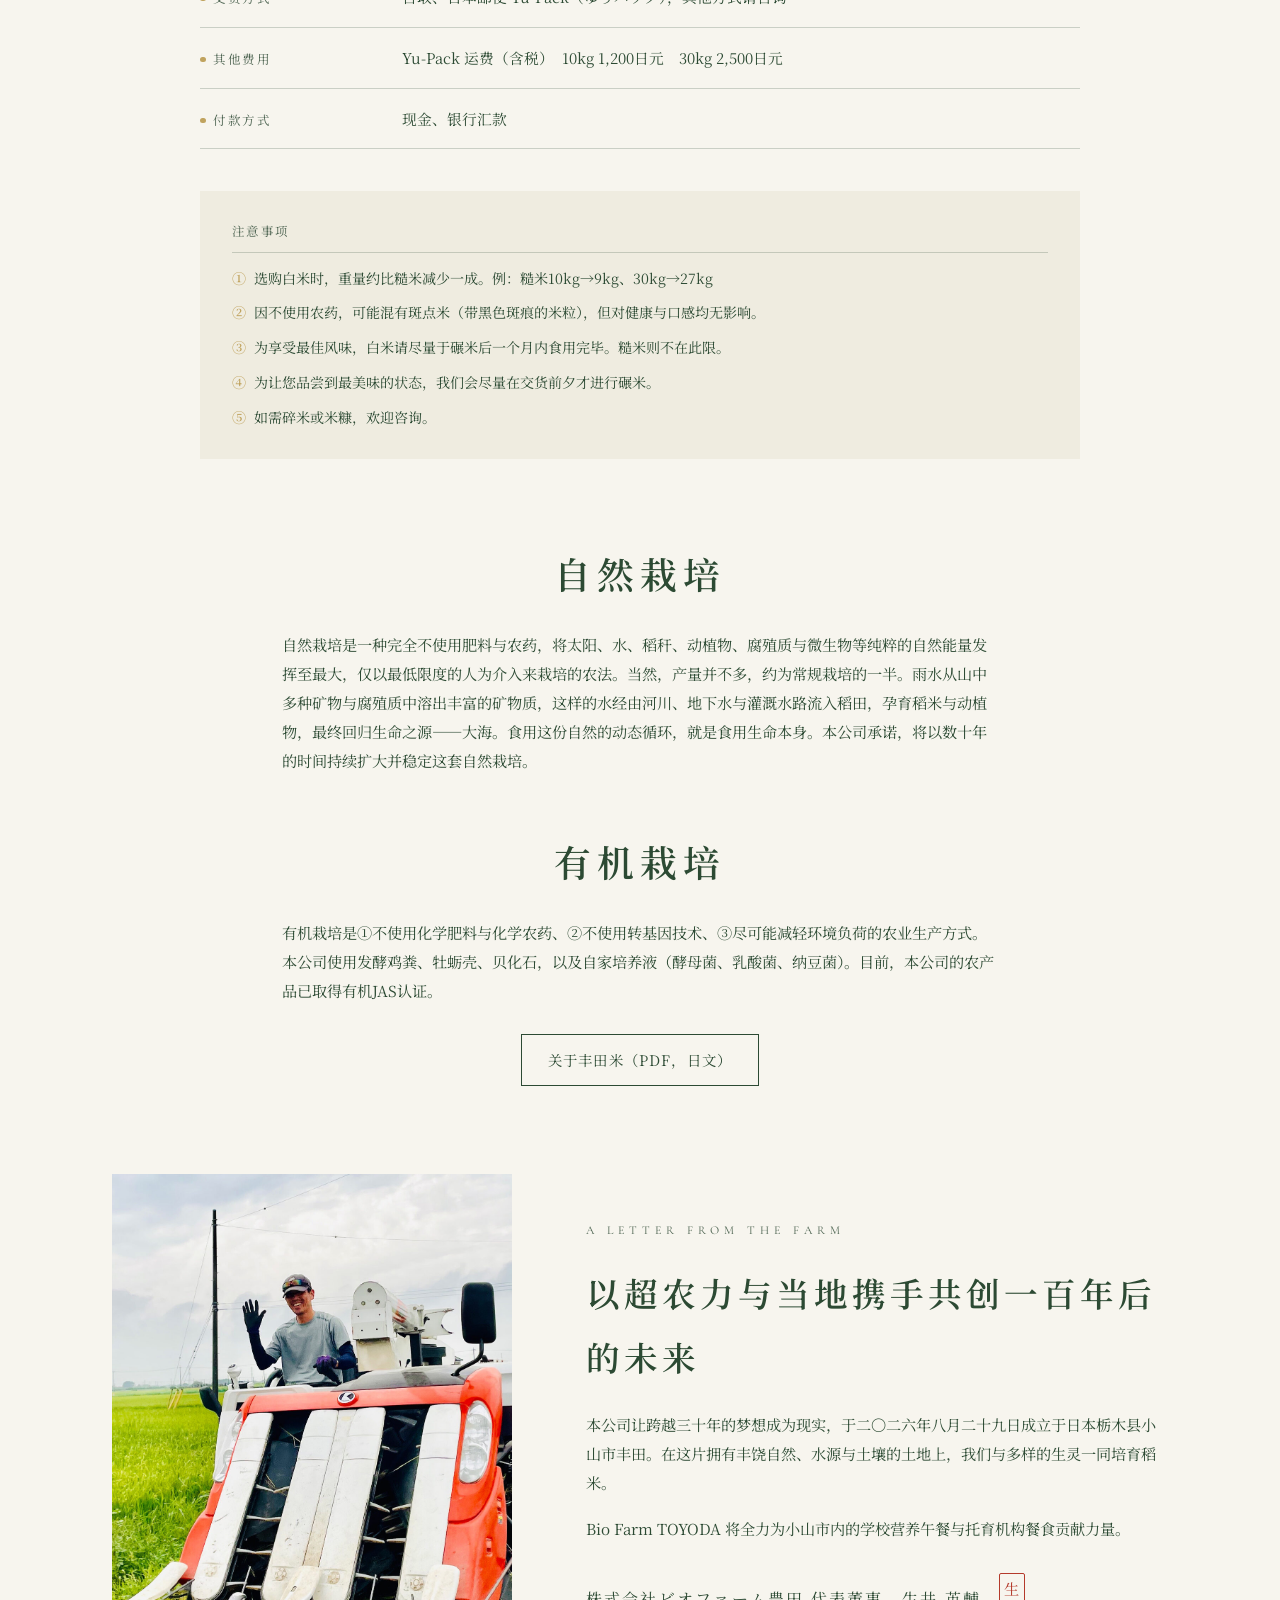
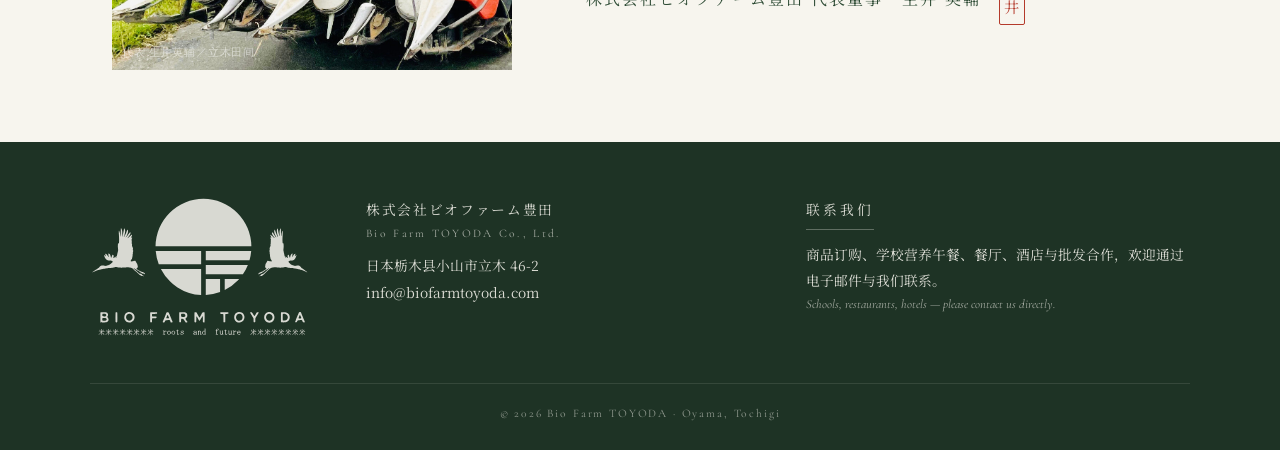
<file: zh-hans/index.html>
<!DOCTYPE html>
<html lang="zh-Hans">
<head>
<meta charset="UTF-8">
<meta name="viewport" content="width=device-width, initial-scale=1.0">
<title>Bio Farm TOYODA｜栃木县小山市的有机米农场</title>
<meta name="description" content="自丰饶稻田，献给下一代。Bio Farm TOYODA 位于日本栃木县小山市西北部的旧丰田村，为您送上以充沛水源与丰富自然环境孕育的稻米。">
<link rel="icon" type="image/svg+xml" href="../assets/favicon.svg">
<link rel="icon" type="image/png" href="../assets/favicon.png">
<link rel="canonical" href="https://biofarmtoyoda.com/zh-hans/">
<link rel="alternate" hreflang="ja" href="https://biofarmtoyoda.com/">
<link rel="alternate" hreflang="en" href="https://biofarmtoyoda.com/en/">
<link rel="alternate" hreflang="zh-Hant" href="https://biofarmtoyoda.com/zh-hant/">
<link rel="alternate" hreflang="zh-Hans" href="https://biofarmtoyoda.com/zh-hans/">
<link rel="alternate" hreflang="x-default" href="https://biofarmtoyoda.com/">
<link rel="preconnect" href="https://fonts.googleapis.com">
<link rel="preconnect" href="https://fonts.gstatic.com" crossorigin>
<link href="https://fonts.googleapis.com/css2?family=Noto+Serif+SC:wght@400;500;600;700&family=Shippori+Mincho+B1:wght@400;500;600&family=Cormorant+Garamond:ital,wght@0,400;0,500;0,600;1,400;1,500&display=swap" rel="stylesheet">
<link rel="stylesheet" href="../css/style.css">
</head>
<body>

<header class="site-header">
  <a class="brand" href="#top">
    <img src="../assets/logo-emblem.svg" alt="Bio Farm TOYODA" class="brand-mark">
    <span class="brand-text">
      <span class="brand-ja">株式会社ビオファーム豊田</span>
      <span class="brand-en">Bio Farm TOYODA</span>
    </span>
  </a>

  <input type="checkbox" id="nav-toggle" class="nav-toggle" aria-hidden="true">
  <label for="nav-toggle" class="nav-toggle-label" aria-label="菜单">
    <span></span><span></span><span></span>
  </label>

  <nav class="site-nav">
    <a href="#about">关于我们</a>
    <a href="#products">商品一览</a>
    <a href="#method">栽培方法</a>
    <a href="#contact">联系我们</a>
    <div class="lang">
      <a href="../">JP</a>
      <a href="../en/">EN</a>
      <a href="../zh-hant/">繁中</a>
      <a class="lang-active" href="./">简中</a>
    </div>
  </nav>
</header>

<main id="top">

  <!-- ============ HERO ============ -->
  <section class="hero">
    <img class="hero-art" src="../assets/hero.jpg" alt="夕阳下金黄稻田的航拍景色" fetchpriority="high">

    <div class="hero-inner">
      <p class="hero-eyebrow">BIO FARM TOYODA · OYAMA, TOCHIGI · EST. 2026</p>
      <h1 class="hero-title">丰饶稻田<br>生生不息</h1>
      <p class="hero-sub">From rich soil, a single grain — for the children<br class="pc-only"> who will eat tomorrow.</p>
    </div>

    <p class="hero-tategaki" aria-hidden="true">令和８年 立木ベイス</p>
    <p class="placeholder-caption hero-caption">无人机航拍 ・ 立木的稻田</p>
  </section>

  <!-- ============ PRINCIPLE ============ -->
  <section class="principle" id="principle">
    <p class="eyebrow">OUR PRINCIPLES</p>
    <h2 class="principle-title">身土不二</h2>
    <p class="principle-ja">人的身体与土壤，密不可分。<br>培育土壤，即是培育你的身体。</p>
    <p class="principle-en">shindo-fuji — the body and the land are one.</p>
    <svg class="rice-divider" viewBox="0 0 24 60" aria-hidden="true">
      <g stroke="#3d5a40" stroke-width="1.5" fill="none" stroke-linecap="round">
        <line x1="12" y1="14" x2="12" y2="58"/>
        <line x1="12" y1="16" x2="5" y2="10"/><line x1="12" y1="16" x2="19" y2="10"/>
        <line x1="12" y1="24" x2="4" y2="19"/><line x1="12" y1="24" x2="20" y2="19"/>
        <line x1="12" y1="32" x2="5" y2="28"/><line x1="12" y1="32" x2="19" y2="28"/>
      </g>
    </svg>

    <h2 class="principle-title">行星健康</h2>
    <p class="principle-ja">重视人类与动物的健康和地球健康之间的关联，<br>将其视为一个整体，并从社会、经济与生态系统着手。</p>
    <p class="principle-en">planetary health — the health of people, animals and the planet, as one.</p>
    <svg class="rice-divider" viewBox="0 0 24 60" aria-hidden="true">
      <g stroke="#3d5a40" stroke-width="1.5" fill="none" stroke-linecap="round">
        <line x1="12" y1="14" x2="12" y2="58"/>
        <line x1="12" y1="16" x2="5" y2="10"/><line x1="12" y1="16" x2="19" y2="10"/>
        <line x1="12" y1="24" x2="4" y2="19"/><line x1="12" y1="24" x2="20" y2="19"/>
        <line x1="12" y1="32" x2="5" y2="28"/><line x1="12" y1="32" x2="19" y2="28"/>
      </g>
    </svg>
  </section>

  <!-- ============ METHOD ============ -->
  <section class="method" id="method">
    <p class="eyebrow">THE METHOD</p>
    <h2 class="method-title">稻米、人与生灵，皆在稻田中成长。</h2>
    <p class="method-sub">Soil building begins the day harvest ends.</p>

    <div class="method-grid">
      <div class="method-step">
        <p class="method-num">一</p>
        <h3>培育土壤<span>Build the soil</span></h3>
        <p>以有机肥料（发酵鸡粪）、稻秆分解、牡蛎壳与贝化石，将山与海的矿物质归还稻田。山与海的恩赐，在此和谐交融。</p>
      </div>
      <div class="method-step">
        <p class="method-num">二</p>
        <h3>利用微生物（BS）<span>Invite the microbes</span></h3>
        <p>纳豆菌、乳酸菌、天然酵母。土壤中的生命孕育稻米——看不见的小小巨人。</p>
      </div>
      <div class="method-step">
        <p class="method-num">三</p>
        <h3>守护农地与水源<span>Care for the water</span></h3>
        <p>引思川伏流水灌溉，不依赖农药与化学肥料。稻田，是牵起山与海的丘比特。</p>
      </div>
      <div class="method-step">
        <p class="method-num">四</p>
        <h3>传承未来<span>Pass it forward</span></h3>
        <p>送往学校营养午餐、家庭与海外。富含矿物质的稻米，构筑健康的身体。欢迎来到行星健康的世界。</p>
      </div>
    </div>
  </section>

  <!-- ============ PRODUCTS ============ -->
  <section class="products" id="products">
    <div class="section-head">
      <h2>商品一览</h2>
      <p class="section-head-en">Our rice — 2026 harvest</p>
    </div>

    <div class="product-grid">

      <article class="product">
        <figure class="product-art">
          <img src="../assets/koshihikari.jpg" alt="越光糙米 — 陶碗中的现煮米饭" loading="lazy">
        </figure>
        <h3 class="product-name">越光糙米　不使用肥料与农药（自然栽培）</h3>
        <p class="product-name-en">Koshihikari · 玄米コシヒカリ</p>
        <p class="product-desc">香甜黏糯，越嚼越有滋味的经典品种。</p>
        <p class="product-price"><span>30kg · ¥27,000（含税）</span><span>10kg · ¥9,000（含税）</span></p>
      </article>

      <article class="product">
        <figure class="product-art">
          <img src="../assets/tochigi-no-hoshi.jpg" alt="栃木之星糙米 — 陶碗中的现煮米饭" loading="lazy">
        </figure>
        <h3 class="product-name">栃木之星糙米　不使用化学肥料与农药（有机栽培）</h3>
        <p class="product-name-en">Tochigi no Hoshi · 玄米とちぎの星</p>
        <p class="product-desc">诞生于栃木县。米粒饱满，冷食依然美味。</p>
        <p class="product-price"><span>30kg · ¥24,000（含税）</span><span>10kg · ¥8,000（含税）</span></p>
      </article>

    </div>

    <div class="order-info">
      <dl class="order-list">
        <div class="order-row">
          <dt>预约・购买方式</dt>
          <dd>通过 Instagram，或本公司网站的联系表单 ✉️</dd>
        </div>
        <div class="order-row">
          <dt>销售期间</dt>
          <dd>9月28日（一）至10月30日（五）<br>售完为止。</dd>
        </div>
        <div class="order-row">
          <dt>交货方式</dt>
          <dd>自取、日本邮便 Yu-Pack（ゆうパック），其他方式请咨询</dd>
        </div>
        <div class="order-row">
          <dt>其他费用</dt>
          <dd>Yu-Pack 运费（含税）　10kg 1,200日元　30kg 2,500日元</dd>
        </div>
        <div class="order-row">
          <dt>付款方式</dt>
          <dd>现金、银行汇款</dd>
        </div>
      </dl>

      <div class="order-notes">
        <p class="order-notes-title">注意事项</p>
        <ol class="order-notes-list">
          <li><span class="order-note-num">①</span>选购白米时，重量约比糙米减少一成。例：糙米10kg→9kg、30kg→27kg</li>
          <li><span class="order-note-num">②</span>因不使用农药，可能混有斑点米（带黑色斑痕的米粒），但对健康与口感均无影响。</li>
          <li><span class="order-note-num">③</span>为享受最佳风味，白米请尽量于碾米后一个月内食用完毕。糙米则不在此限。</li>
          <li><span class="order-note-num">④</span>为让您品尝到最美味的状态，我们会尽量在交货前夕才进行碾米。</li>
          <li><span class="order-note-num">⑤</span>如需碎米或米糠，欢迎咨询。</li>
        </ol>
      </div>
    </div>
  </section>

  <!-- ============ STORY (placeholder copy) ============ -->
  <section class="story" id="story">
    <h2 class="story-title">自然栽培</h2>
    <p class="story-body">自然栽培是一种完全不使用肥料与农药，将太阳、水、稻秆、动植物、腐殖质与微生物等纯粹的自然能量发挥至最大，仅以最低限度的人为介入来栽培的农法。当然，产量并不多，约为常规栽培的一半。雨水从山中多种矿物与腐殖质中溶出丰富的矿物质，这样的水经由河川、地下水与灌溉水路流入稻田，孕育稻米与动植物，最终回归生命之源——大海。食用这份自然的动态循环，就是食用生命本身。本公司承诺，将以数十年的时间持续扩大并稳定这套自然栽培。</p>

    <h2 class="story-title story-title-second">有机栽培</h2>
    <p class="story-body">有机栽培是①不使用化学肥料与化学农药、②不使用转基因技术、③尽可能减轻环境负荷的农业生产方式。本公司使用发酵鸡粪、牡蛎壳、贝化石，以及自家培养液（酵母菌、乳酸菌、纳豆菌）。目前，本公司的农产品已取得有机JAS认证。</p>
    <p class="story-link"><a href="../assets/flyer.pdf" target="_blank" rel="noopener">关于丰田米（PDF，日文）</a></p>
  </section>

  <!-- ============ LETTER ============ -->
  <section class="letter" id="about">
    <figure class="letter-portrait">
      <img src="../assets/founder.jpg" alt="代表生井英辅在立木田间的联合收割机上挥手" loading="lazy">
      <figcaption class="placeholder-caption">代表 生井英辅／立木田间</figcaption>
    </figure>

    <div class="letter-body">
      <p class="eyebrow">A LETTER FROM THE FARM</p>
      <h2>以超农力与当地携手<br class="sp-only">共创一百年后的未来</h2>
      <p>本公司让跨越三十年的梦想成为现实，于二〇二六年八月二十九日成立于日本栃木县小山市丰田。在这片拥有丰饶自然、水源与土壤的土地上，我们与多样的生灵一同培育稻米。</p>
      <p>Bio Farm TOYODA 将全力为小山市内的学校营养午餐与托育机构餐食贡献力量。</p>
      <div class="letter-sign">
        <p class="letter-sign-name">株式会社ビオファーム豊田 代表董事　生井 英輔</p>
        <p class="letter-seal" aria-hidden="true">生井</p>
      </div>
    </div>
  </section>

</main>

<!-- ============ FOOTER ============ -->
<footer class="site-footer" id="contact">
  <div class="footer-inner">
    <div class="footer-brand">
      <img src="../assets/logo.svg" alt="Bio Farm TOYODA" class="footer-logo">
    </div>
    <div class="footer-info">
      <p class="footer-company">株式会社ビオファーム豊田<span>Bio Farm TOYODA Co., Ltd.</span></p>
      <p>日本栃木县小山市立木 46-2</p>
      <p><a href="mailto:info@biofarmtoyoda.com">info@biofarmtoyoda.com</a></p>
    </div>
    <div class="footer-contact">
      <p class="footer-head">联系我们</p>
      <p>商品订购、学校营养午餐、餐厅、酒店与批发合作，欢迎通过电子邮件与我们联系。</p>
      <p class="footer-en">Schools, restaurants, hotels — please contact us directly.</p>
    </div>
  </div>
  <p class="footer-copy">© 2026 Bio Farm TOYODA · Oyama, Tochigi</p>
</footer>

</body>
</html>
</file>
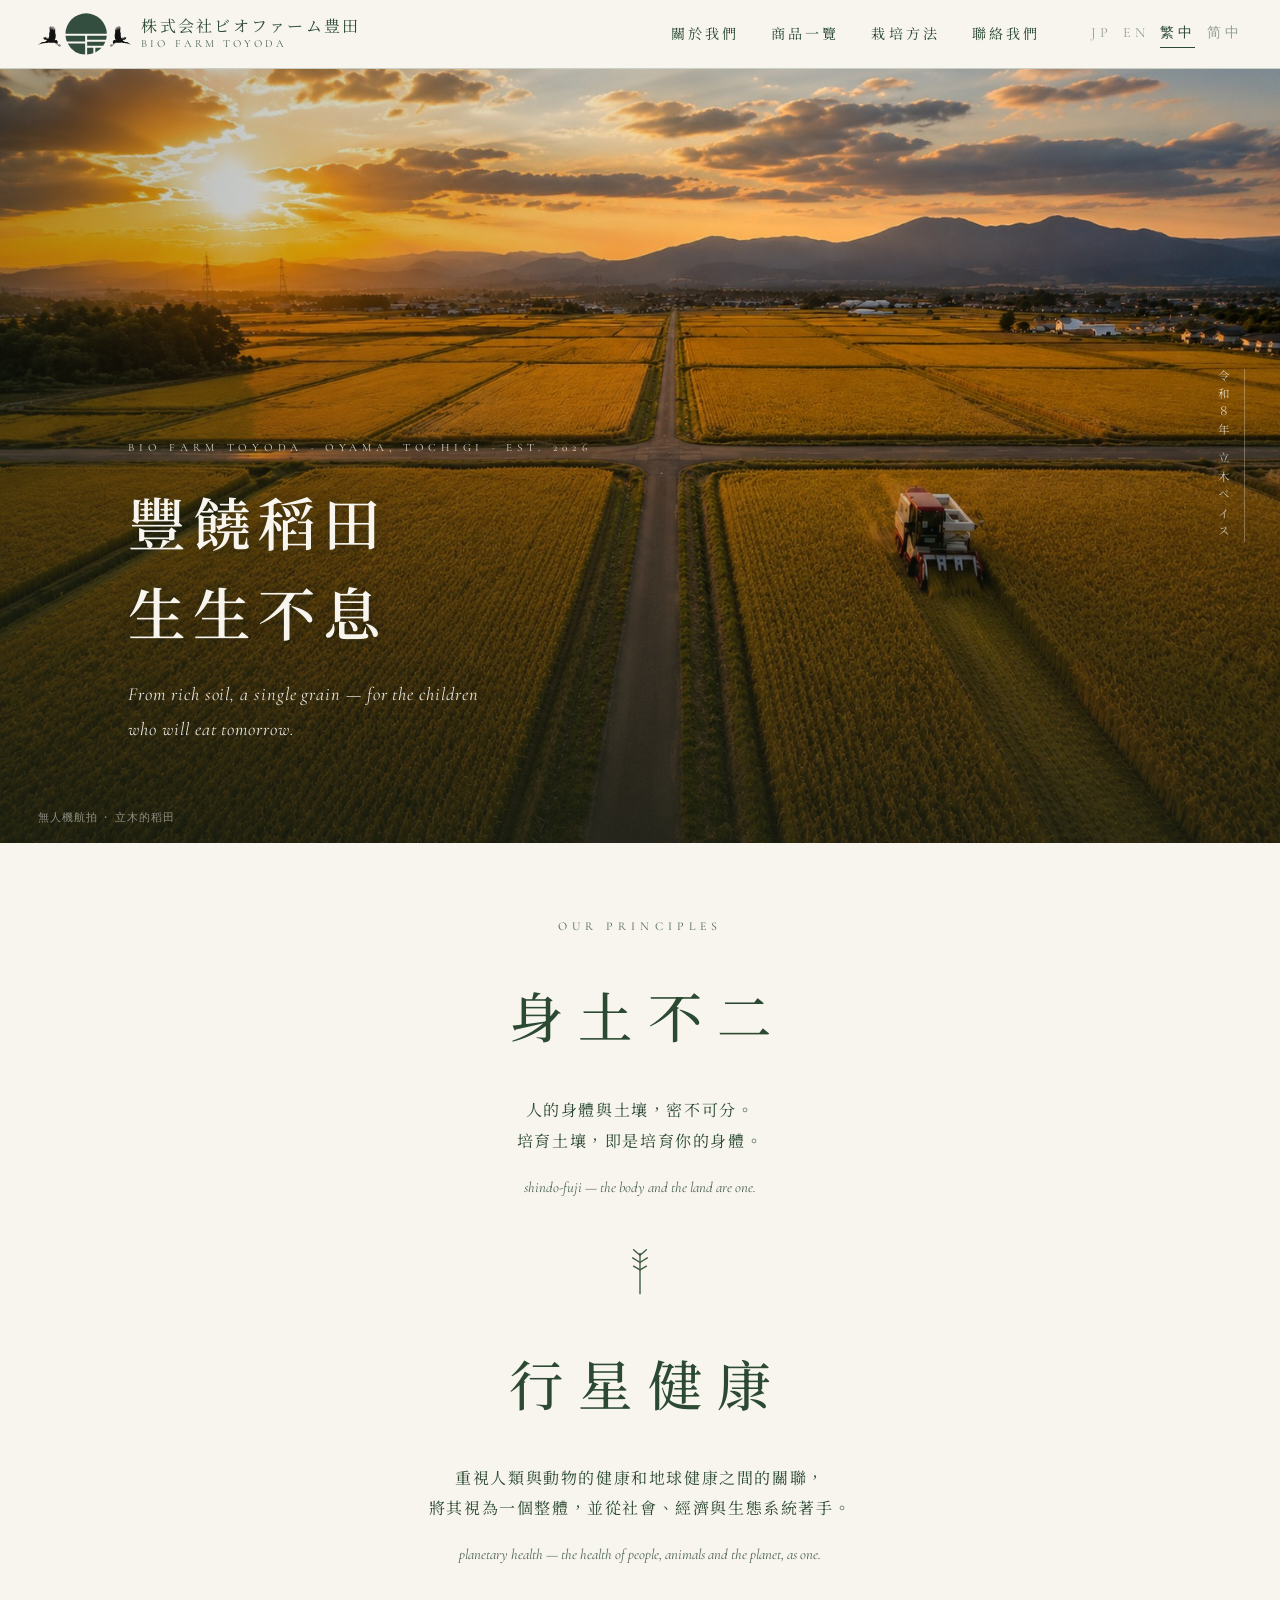
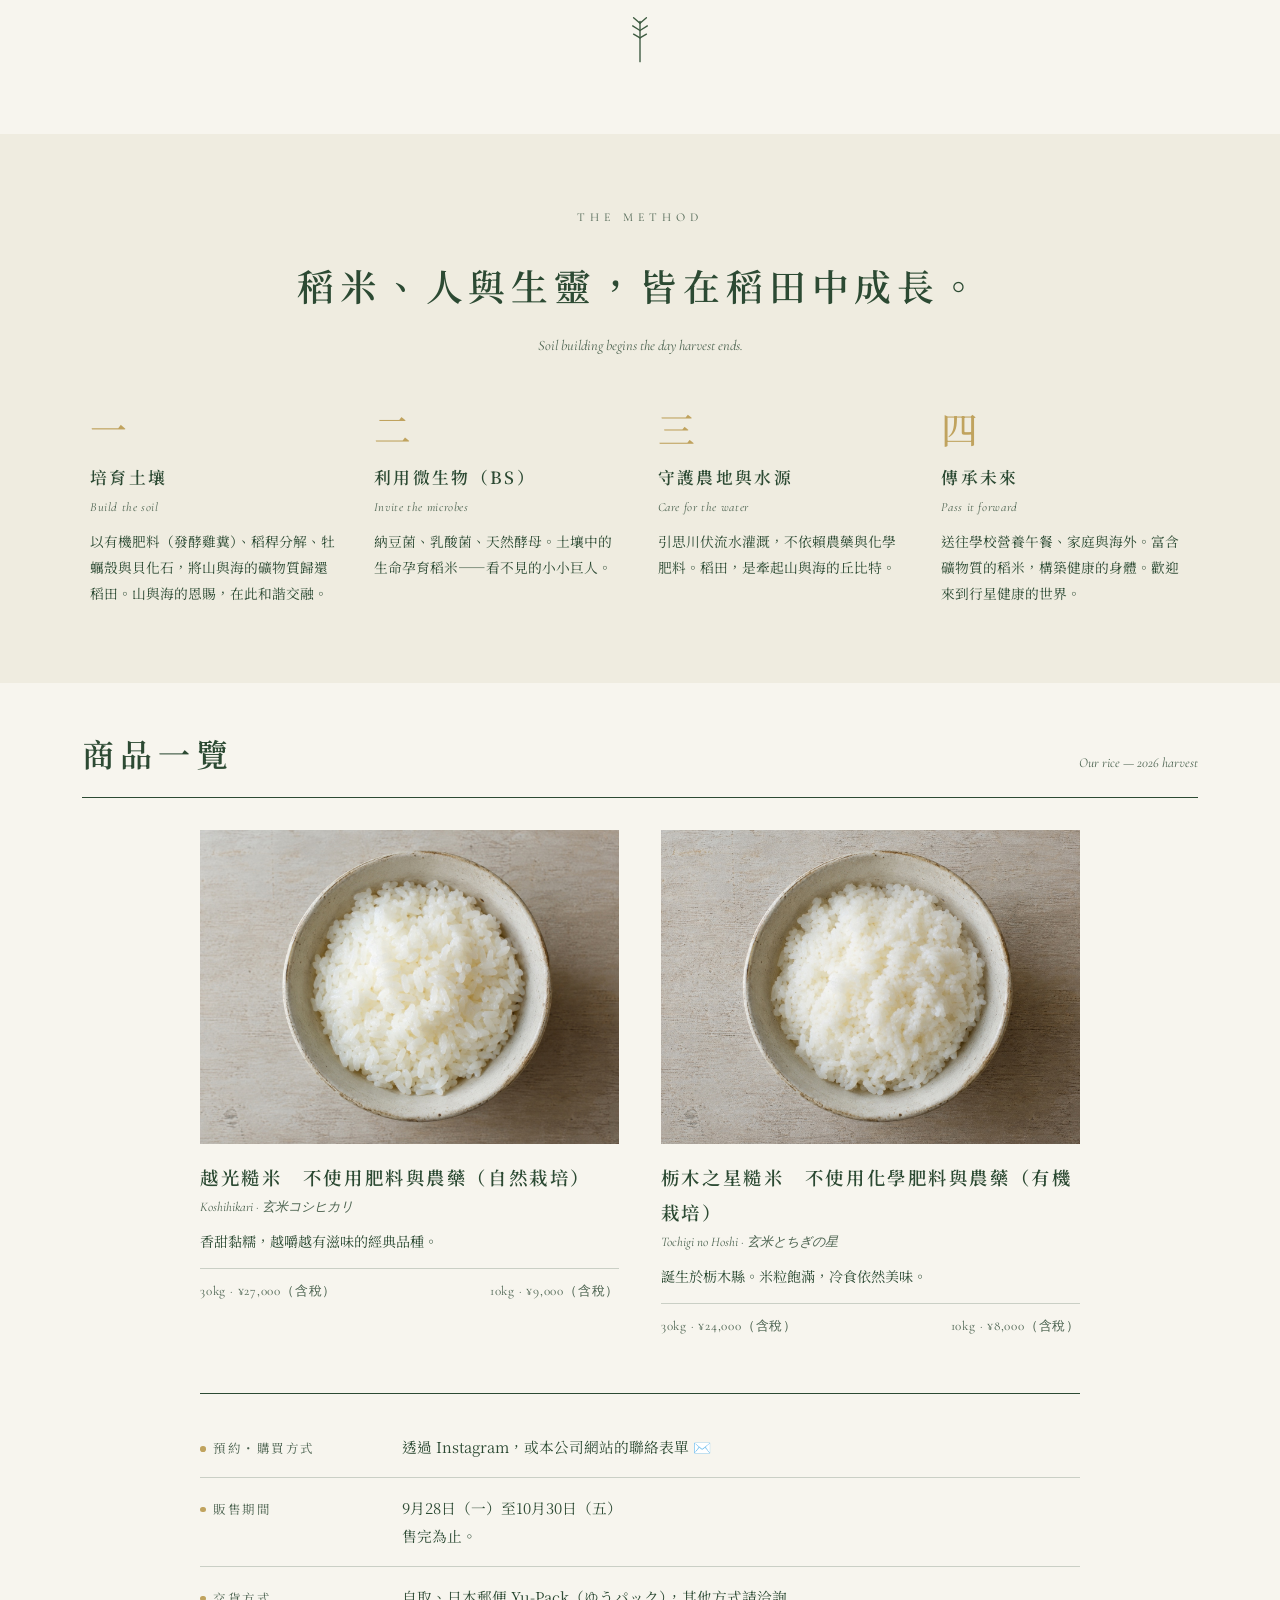
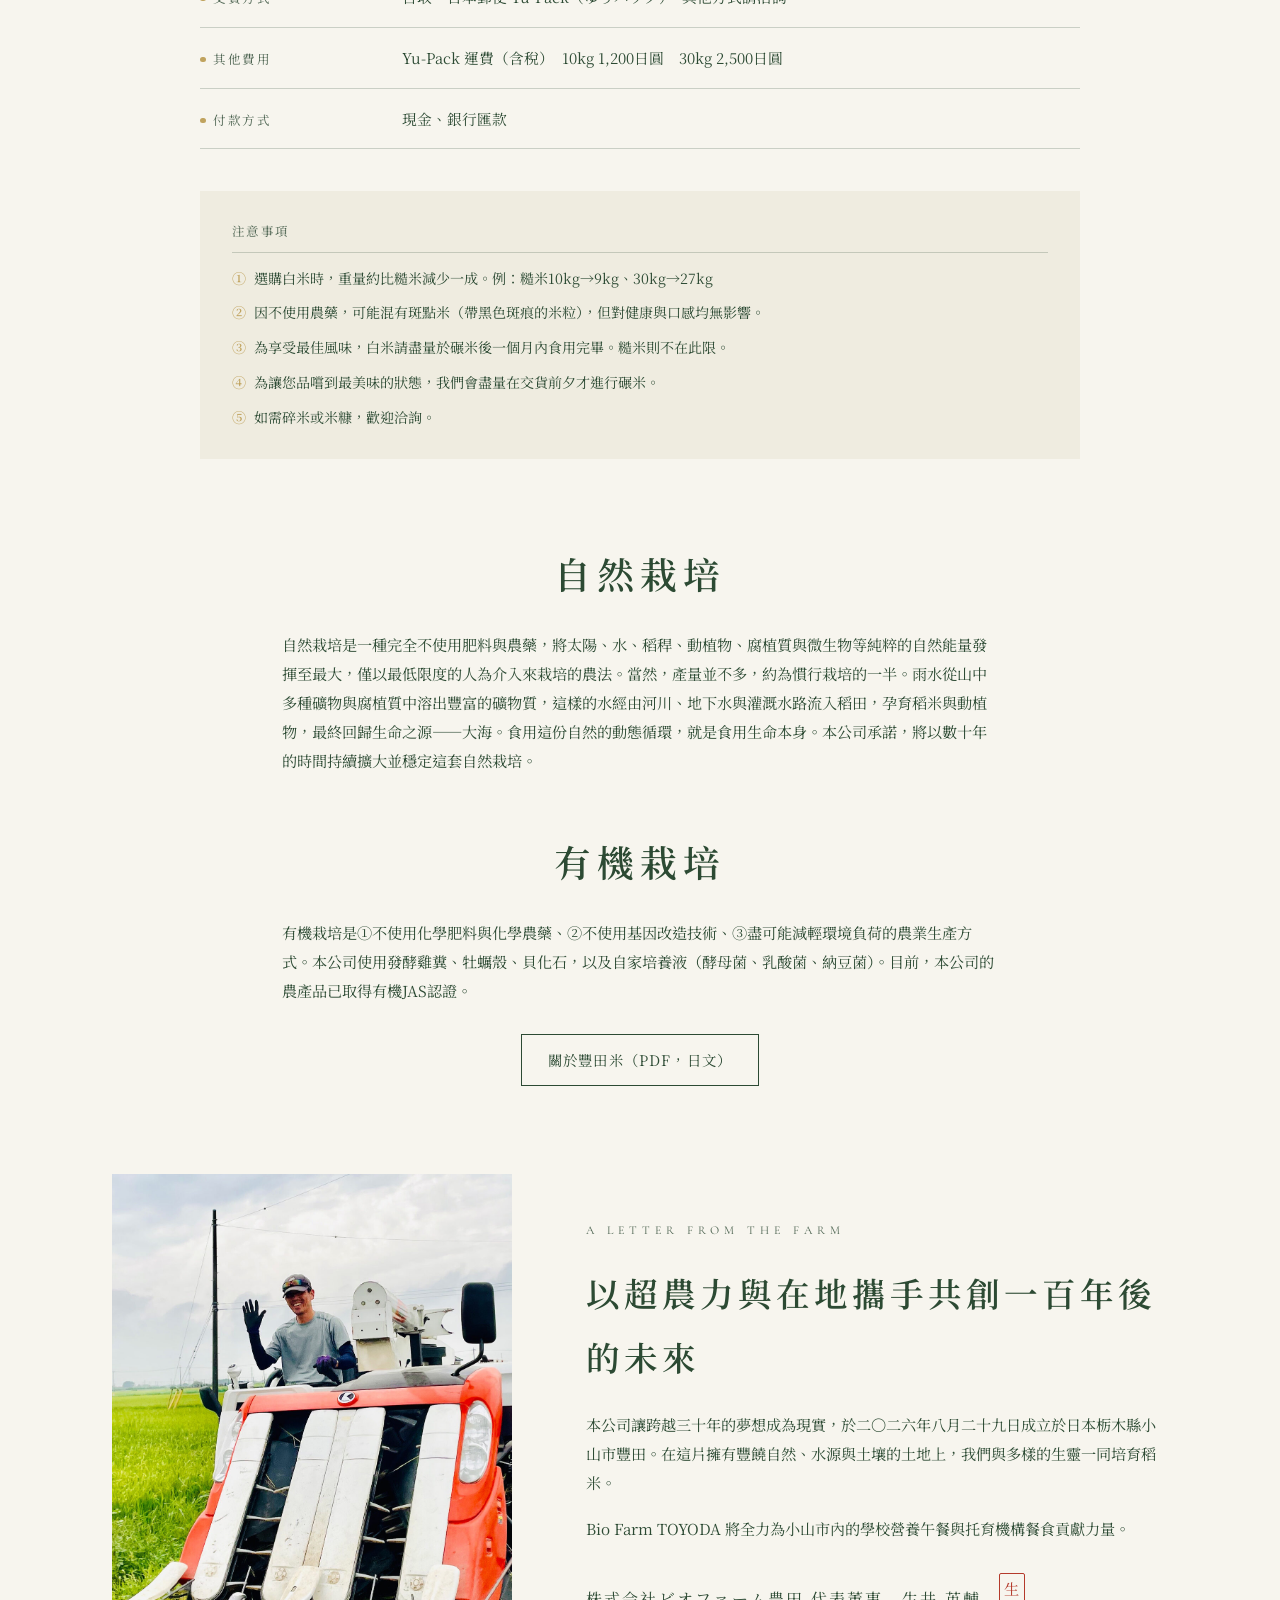
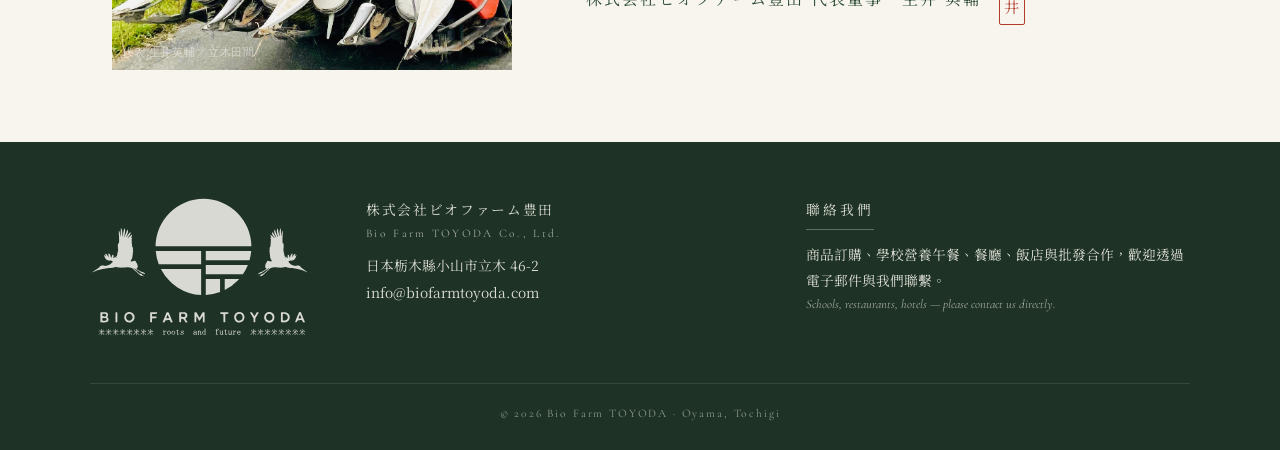
<file: zh-hant/index.html>
<!DOCTYPE html>
<html lang="zh-Hant">
<head>
<meta charset="UTF-8">
<meta name="viewport" content="width=device-width, initial-scale=1.0">
<title>Bio Farm TOYODA｜栃木縣小山市的有機米農場</title>
<meta name="description" content="自豐饒稻田，獻給下一代。Bio Farm TOYODA 位於日本栃木縣小山市西北部的舊豐田村，為您送上以充沛水源與豐富自然環境孕育的稻米。">
<link rel="icon" type="image/svg+xml" href="../assets/favicon.svg">
<link rel="icon" type="image/png" href="../assets/favicon.png">
<link rel="canonical" href="https://biofarmtoyoda.com/zh-hant/">
<link rel="alternate" hreflang="ja" href="https://biofarmtoyoda.com/">
<link rel="alternate" hreflang="en" href="https://biofarmtoyoda.com/en/">
<link rel="alternate" hreflang="zh-Hant" href="https://biofarmtoyoda.com/zh-hant/">
<link rel="alternate" hreflang="zh-Hans" href="https://biofarmtoyoda.com/zh-hans/">
<link rel="alternate" hreflang="x-default" href="https://biofarmtoyoda.com/">
<link rel="preconnect" href="https://fonts.googleapis.com">
<link rel="preconnect" href="https://fonts.gstatic.com" crossorigin>
<link href="https://fonts.googleapis.com/css2?family=Noto+Serif+TC:wght@400;500;600;700&family=Shippori+Mincho+B1:wght@400;500;600&family=Cormorant+Garamond:ital,wght@0,400;0,500;0,600;1,400;1,500&display=swap" rel="stylesheet">
<link rel="stylesheet" href="../css/style.css">
</head>
<body>

<header class="site-header">
  <a class="brand" href="#top">
    <img src="../assets/logo-emblem.svg" alt="Bio Farm TOYODA" class="brand-mark">
    <span class="brand-text">
      <span class="brand-ja">株式会社ビオファーム豊田</span>
      <span class="brand-en">Bio Farm TOYODA</span>
    </span>
  </a>

  <input type="checkbox" id="nav-toggle" class="nav-toggle" aria-hidden="true">
  <label for="nav-toggle" class="nav-toggle-label" aria-label="選單">
    <span></span><span></span><span></span>
  </label>

  <nav class="site-nav">
    <a href="#about">關於我們</a>
    <a href="#products">商品一覽</a>
    <a href="#method">栽培方法</a>
    <a href="#contact">聯絡我們</a>
    <div class="lang">
      <a href="../">JP</a>
      <a href="../en/">EN</a>
      <a class="lang-active" href="./">繁中</a>
      <a href="../zh-hans/">简中</a>
    </div>
  </nav>
</header>

<main id="top">

  <!-- ============ HERO ============ -->
  <section class="hero">
    <img class="hero-art" src="../assets/hero.jpg" alt="夕陽下金黃稻田的空拍景色" fetchpriority="high">

    <div class="hero-inner">
      <p class="hero-eyebrow">BIO FARM TOYODA · OYAMA, TOCHIGI · EST. 2026</p>
      <h1 class="hero-title">豐饒稻田<br>生生不息</h1>
      <p class="hero-sub">From rich soil, a single grain — for the children<br class="pc-only"> who will eat tomorrow.</p>
    </div>

    <p class="hero-tategaki" aria-hidden="true">令和８年 立木ベイス</p>
    <p class="placeholder-caption hero-caption">無人機航拍 ・ 立木的稻田</p>
  </section>

  <!-- ============ PRINCIPLE ============ -->
  <section class="principle" id="principle">
    <p class="eyebrow">OUR PRINCIPLES</p>
    <h2 class="principle-title">身土不二</h2>
    <p class="principle-ja">人的身體與土壤，密不可分。<br>培育土壤，即是培育你的身體。</p>
    <p class="principle-en">shindo-fuji — the body and the land are one.</p>
    <svg class="rice-divider" viewBox="0 0 24 60" aria-hidden="true">
      <g stroke="#3d5a40" stroke-width="1.5" fill="none" stroke-linecap="round">
        <line x1="12" y1="14" x2="12" y2="58"/>
        <line x1="12" y1="16" x2="5" y2="10"/><line x1="12" y1="16" x2="19" y2="10"/>
        <line x1="12" y1="24" x2="4" y2="19"/><line x1="12" y1="24" x2="20" y2="19"/>
        <line x1="12" y1="32" x2="5" y2="28"/><line x1="12" y1="32" x2="19" y2="28"/>
      </g>
    </svg>

    <h2 class="principle-title">行星健康</h2>
    <p class="principle-ja">重視人類與動物的健康和地球健康之間的關聯，<br>將其視為一個整體，並從社會、經濟與生態系統著手。</p>
    <p class="principle-en">planetary health — the health of people, animals and the planet, as one.</p>
    <svg class="rice-divider" viewBox="0 0 24 60" aria-hidden="true">
      <g stroke="#3d5a40" stroke-width="1.5" fill="none" stroke-linecap="round">
        <line x1="12" y1="14" x2="12" y2="58"/>
        <line x1="12" y1="16" x2="5" y2="10"/><line x1="12" y1="16" x2="19" y2="10"/>
        <line x1="12" y1="24" x2="4" y2="19"/><line x1="12" y1="24" x2="20" y2="19"/>
        <line x1="12" y1="32" x2="5" y2="28"/><line x1="12" y1="32" x2="19" y2="28"/>
      </g>
    </svg>
  </section>

  <!-- ============ METHOD ============ -->
  <section class="method" id="method">
    <p class="eyebrow">THE METHOD</p>
    <h2 class="method-title">稻米、人與生靈，皆在稻田中成長。</h2>
    <p class="method-sub">Soil building begins the day harvest ends.</p>

    <div class="method-grid">
      <div class="method-step">
        <p class="method-num">一</p>
        <h3>培育土壤<span>Build the soil</span></h3>
        <p>以有機肥料（發酵雞糞）、稻稈分解、牡蠣殼與貝化石，將山與海的礦物質歸還稻田。山與海的恩賜，在此和諧交融。</p>
      </div>
      <div class="method-step">
        <p class="method-num">二</p>
        <h3>利用微生物（BS）<span>Invite the microbes</span></h3>
        <p>納豆菌、乳酸菌、天然酵母。土壤中的生命孕育稻米——看不見的小小巨人。</p>
      </div>
      <div class="method-step">
        <p class="method-num">三</p>
        <h3>守護農地與水源<span>Care for the water</span></h3>
        <p>引思川伏流水灌溉，不依賴農藥與化學肥料。稻田，是牽起山與海的丘比特。</p>
      </div>
      <div class="method-step">
        <p class="method-num">四</p>
        <h3>傳承未來<span>Pass it forward</span></h3>
        <p>送往學校營養午餐、家庭與海外。富含礦物質的稻米，構築健康的身體。歡迎來到行星健康的世界。</p>
      </div>
    </div>
  </section>

  <!-- ============ PRODUCTS ============ -->
  <section class="products" id="products">
    <div class="section-head">
      <h2>商品一覽</h2>
      <p class="section-head-en">Our rice — 2026 harvest</p>
    </div>

    <div class="product-grid">

      <article class="product">
        <figure class="product-art">
          <img src="../assets/koshihikari.jpg" alt="越光糙米 — 陶碗中的現煮米飯" loading="lazy">
        </figure>
        <h3 class="product-name">越光糙米　不使用肥料與農藥（自然栽培）</h3>
        <p class="product-name-en">Koshihikari · 玄米コシヒカリ</p>
        <p class="product-desc">香甜黏糯，越嚼越有滋味的經典品種。</p>
        <p class="product-price"><span>30kg · ¥27,000（含稅）</span><span>10kg · ¥9,000（含稅）</span></p>
      </article>

      <article class="product">
        <figure class="product-art">
          <img src="../assets/tochigi-no-hoshi.jpg" alt="栃木之星糙米 — 陶碗中的現煮米飯" loading="lazy">
        </figure>
        <h3 class="product-name">栃木之星糙米　不使用化學肥料與農藥（有機栽培）</h3>
        <p class="product-name-en">Tochigi no Hoshi · 玄米とちぎの星</p>
        <p class="product-desc">誕生於栃木縣。米粒飽滿，冷食依然美味。</p>
        <p class="product-price"><span>30kg · ¥24,000（含稅）</span><span>10kg · ¥8,000（含稅）</span></p>
      </article>

    </div>

    <div class="order-info">
      <dl class="order-list">
        <div class="order-row">
          <dt>預約・購買方式</dt>
          <dd>透過 Instagram，或本公司網站的聯絡表單 ✉️</dd>
        </div>
        <div class="order-row">
          <dt>販售期間</dt>
          <dd>9月28日（一）至10月30日（五）<br>售完為止。</dd>
        </div>
        <div class="order-row">
          <dt>交貨方式</dt>
          <dd>自取、日本郵便 Yu-Pack（ゆうパック），其他方式請洽詢</dd>
        </div>
        <div class="order-row">
          <dt>其他費用</dt>
          <dd>Yu-Pack 運費（含稅）　10kg 1,200日圓　30kg 2,500日圓</dd>
        </div>
        <div class="order-row">
          <dt>付款方式</dt>
          <dd>現金、銀行匯款</dd>
        </div>
      </dl>

      <div class="order-notes">
        <p class="order-notes-title">注意事項</p>
        <ol class="order-notes-list">
          <li><span class="order-note-num">①</span>選購白米時，重量約比糙米減少一成。例：糙米10kg→9kg、30kg→27kg</li>
          <li><span class="order-note-num">②</span>因不使用農藥，可能混有斑點米（帶黑色斑痕的米粒），但對健康與口感均無影響。</li>
          <li><span class="order-note-num">③</span>為享受最佳風味，白米請盡量於碾米後一個月內食用完畢。糙米則不在此限。</li>
          <li><span class="order-note-num">④</span>為讓您品嚐到最美味的狀態，我們會盡量在交貨前夕才進行碾米。</li>
          <li><span class="order-note-num">⑤</span>如需碎米或米糠，歡迎洽詢。</li>
        </ol>
      </div>
    </div>
  </section>

  <!-- ============ STORY (placeholder copy) ============ -->
  <section class="story" id="story">
    <h2 class="story-title">自然栽培</h2>
    <p class="story-body">自然栽培是一種完全不使用肥料與農藥，將太陽、水、稻稈、動植物、腐植質與微生物等純粹的自然能量發揮至最大，僅以最低限度的人為介入來栽培的農法。當然，產量並不多，約為慣行栽培的一半。雨水從山中多種礦物與腐植質中溶出豐富的礦物質，這樣的水經由河川、地下水與灌溉水路流入稻田，孕育稻米與動植物，最終回歸生命之源——大海。食用這份自然的動態循環，就是食用生命本身。本公司承諾，將以數十年的時間持續擴大並穩定這套自然栽培。</p>

    <h2 class="story-title story-title-second">有機栽培</h2>
    <p class="story-body">有機栽培是①不使用化學肥料與化學農藥、②不使用基因改造技術、③盡可能減輕環境負荷的農業生產方式。本公司使用發酵雞糞、牡蠣殼、貝化石，以及自家培養液（酵母菌、乳酸菌、納豆菌）。目前，本公司的農產品已取得有機JAS認證。</p>
    <p class="story-link"><a href="../assets/flyer.pdf" target="_blank" rel="noopener">關於豐田米（PDF，日文）</a></p>
  </section>

  <!-- ============ LETTER ============ -->
  <section class="letter" id="about">
    <figure class="letter-portrait">
      <img src="../assets/founder.jpg" alt="代表生井英輔在立木田間的聯合收割機上揮手" loading="lazy">
      <figcaption class="placeholder-caption">代表 生井英輔／立木田間</figcaption>
    </figure>

    <div class="letter-body">
      <p class="eyebrow">A LETTER FROM THE FARM</p>
      <h2>以超農力與在地攜手<br class="sp-only">共創一百年後的未來</h2>
      <p>本公司讓跨越三十年的夢想成為現實，於二〇二六年八月二十九日成立於日本栃木縣小山市豐田。在這片擁有豐饒自然、水源與土壤的土地上，我們與多樣的生靈一同培育稻米。</p>
      <p>Bio Farm TOYODA 將全力為小山市內的學校營養午餐與托育機構餐食貢獻力量。</p>
      <div class="letter-sign">
        <p class="letter-sign-name">株式会社ビオファーム豊田 代表董事　生井 英輔</p>
        <p class="letter-seal" aria-hidden="true">生井</p>
      </div>
    </div>
  </section>

</main>

<!-- ============ FOOTER ============ -->
<footer class="site-footer" id="contact">
  <div class="footer-inner">
    <div class="footer-brand">
      <img src="../assets/logo.svg" alt="Bio Farm TOYODA" class="footer-logo">
    </div>
    <div class="footer-info">
      <p class="footer-company">株式会社ビオファーム豊田<span>Bio Farm TOYODA Co., Ltd.</span></p>
      <p>日本栃木縣小山市立木 46-2</p>
      <p><a href="mailto:info@biofarmtoyoda.com">info@biofarmtoyoda.com</a></p>
    </div>
    <div class="footer-contact">
      <p class="footer-head">聯絡我們</p>
      <p>商品訂購、學校營養午餐、餐廳、飯店與批發合作，歡迎透過電子郵件與我們聯繫。</p>
      <p class="footer-en">Schools, restaurants, hotels — please contact us directly.</p>
    </div>
  </div>
  <p class="footer-copy">© 2026 Bio Farm TOYODA · Oyama, Tochigi</p>
</footer>

</body>
</html>
</file>
<file: css/style.css>
/* Bio Farm TOYODA — Editorial Mincho (direction A)
   Mobile-first plain CSS. */

:root {
  --cream: #f7f5ee;
  --cream-deep: #efece0;
  --ink: #2c4a33;
  --ink-soft: #4c6350;
  --green-dark: #1e3325;
  --gold: #c0a35e;
  --red: #b43a2b;
  --line: rgba(44, 74, 51, 0.22);
  --serif-ja: "Shippori Mincho B1", "Hiragino Mincho ProN", "Yu Mincho", serif;
  --serif-en: "Cormorant Garamond", Georgia, serif;
}

* { margin: 0; padding: 0; box-sizing: border-box; }

html { scroll-behavior: smooth; }

body {
  background: var(--cream);
  color: var(--ink);
  font-family: var(--serif-ja);
  font-size: 16px;
  line-height: 1.9;
  -webkit-font-smoothing: antialiased;
  overflow-x: hidden;
}

img { max-width: 100%; display: block; }
a { color: inherit; text-decoration: none; }
h1, h2, h3 { font-weight: 600; }

.eyebrow {
  font-family: var(--serif-en);
  font-size: 0.75rem;
  letter-spacing: 0.42em;
  color: var(--ink-soft);
  text-transform: uppercase;
}

.placeholder-caption {
  font-family: var(--serif-en);
  font-size: 0.66rem;
  letter-spacing: 0.08em;
  opacity: 0.55;
}

.pc-only { display: none; }
@media (min-width: 720px) {
  .pc-only { display: inline; }
  .sp-only { display: none; }
}

/* ============ HEADER ============ */

.site-header {
  position: sticky;
  top: 0;
  z-index: 50;
  display: flex;
  align-items: center;
  justify-content: space-between;
  gap: 1rem;
  padding: 0.7rem 1.1rem;
  background: rgba(247, 245, 238, 0.94);
  backdrop-filter: blur(6px);
  border-bottom: 1px solid var(--line);
}

.brand {
  display: flex;
  align-items: center;
  gap: 0.65rem;
  min-width: 0;
}

.brand-mark {
  height: 30px;
  width: auto;
  flex-shrink: 0;
}

.brand-text { line-height: 1.3; white-space: nowrap; }
.brand-ja { display: block; font-size: 0.86rem; letter-spacing: 0.1em; }
@media (max-width: 359px) {
  .brand-mark { height: 26px; }
  .brand-ja { font-size: 0.76rem; letter-spacing: 0.06em; }
  .brand-en { letter-spacing: 0.16em; }
}
.brand-en {
  display: block;
  font-family: var(--serif-en);
  font-size: 0.68rem;
  letter-spacing: 0.28em;
  color: var(--ink-soft);
  text-transform: uppercase;
}

/* nav — hamburger on mobile */
.nav-toggle { display: none; }

.nav-toggle-label {
  display: flex;
  flex-direction: column;
  justify-content: center;
  gap: 5px;
  width: 44px;
  height: 44px;
  padding: 10px;
  cursor: pointer;
  flex-shrink: 0;
}
.nav-toggle-label span {
  display: block;
  height: 1px;
  background: var(--ink);
  transition: transform 0.25s, opacity 0.25s;
}
.nav-toggle:checked ~ .nav-toggle-label span:nth-child(1) { transform: translateY(6px) rotate(45deg); }
.nav-toggle:checked ~ .nav-toggle-label span:nth-child(2) { opacity: 0; }
.nav-toggle:checked ~ .nav-toggle-label span:nth-child(3) { transform: translateY(-6px) rotate(-45deg); }

.site-nav {
  position: absolute;
  top: 100%;
  left: 0;
  right: 0;
  display: none;
  flex-direction: column;
  gap: 0;
  background: var(--cream);
  border-bottom: 1px solid var(--line);
  padding: 0.5rem 1.5rem 1.2rem;
}
.nav-toggle:checked ~ .site-nav { display: flex; }

.site-nav a {
  padding: 0.8rem 0;
  border-bottom: 1px solid var(--line);
  font-size: 0.95rem;
  letter-spacing: 0.22em;
}
.site-nav a:last-of-type { border-bottom: none; }

.lang {
  display: flex;
  gap: 1rem;
  padding-top: 0.9rem;
  font-family: var(--serif-en);
  font-size: 0.78rem;
  letter-spacing: 0.12em;
}
.lang a {
  padding: 0;
  border-bottom: none;
  opacity: 0.5;
}
.lang a:hover { opacity: 1; color: inherit; }
.lang a.lang-active {
  opacity: 1;
  border-bottom: 1px solid var(--ink);
}

/* Chinese pages load Noto Serif TC/SC in their own <head> */
html[lang="zh-Hant"] body { font-family: "Noto Serif TC", "Shippori Mincho B1", serif; }
html[lang="zh-Hans"] body { font-family: "Noto Serif SC", "Shippori Mincho B1", serif; }

@media (min-width: 900px) {
  .site-header { padding: 0.8rem 1.6rem; }
  .brand-mark { height: 34px; }
  .nav-toggle-label { display: none; }
  .site-nav {
    position: static;
    display: flex !important;
    flex-direction: row;
    align-items: center;
    gap: 1.3rem;
    background: none;
    border: none;
    padding: 0;
  }
  .site-nav a {
    padding: 0;
    border: none;
    font-size: 0.88rem;
    white-space: nowrap;
  }
  .site-nav a:hover { color: var(--gold); }
  .lang { padding-top: 0; margin-left: 0.6rem; gap: 0.8rem; }
}

@media (min-width: 1100px) {
  .site-header { padding: 0.8rem 2.4rem; }
  .brand-mark { height: 42px; }
  .brand-ja { font-size: 1rem; letter-spacing: 0.14em; }
  .site-nav { gap: 2rem; }
  .lang { margin-left: 1.2rem; }
}

/* ============ HERO ============ */

.hero {
  position: relative;
  min-height: 78vh;
  display: flex;
  align-items: flex-end;
  overflow: hidden;
  color: var(--cream);
}

.hero-art {
  position: absolute;
  inset: 0;
  width: 100%;
  height: 100%;
  object-fit: cover;
}

/* scrim so the cream headline stays readable over the bright photo */
.hero::after {
  content: "";
  position: absolute;
  inset: 0;
  z-index: 1;
  background:
    linear-gradient(to top, rgba(24, 32, 20, 0.62), rgba(24, 32, 20, 0.08) 55%, rgba(24, 32, 20, 0) 75%),
    linear-gradient(100deg, rgba(24, 32, 20, 0.35), rgba(24, 32, 20, 0) 55%);
}

.hero-inner {
  position: relative;
  z-index: 2;
  padding: 4rem 1.4rem 4.2rem;
  max-width: 1100px;
  width: 100%;
  margin: 0 auto;
}

.hero-eyebrow {
  font-family: var(--serif-en);
  font-size: 0.7rem;
  letter-spacing: 0.42em;
  opacity: 0.85;
  margin-bottom: 1.2rem;
}

.hero-title {
  font-size: clamp(2rem, 6.5vw, 3.6rem);
  line-height: 1.55;
  letter-spacing: 0.12em;
  font-weight: 600;
  text-shadow: 0 1px 14px rgba(20, 35, 25, 0.45);
}

.hero-sub {
  font-family: var(--serif-en);
  font-style: italic;
  font-size: clamp(0.95rem, 2.2vw, 1.15rem);
  letter-spacing: 0.05em;
  margin-top: 1.3rem;
  opacity: 0.92;
}

.hero-tategaki {
  position: absolute;
  z-index: 2;
  right: 1rem;
  top: 50%;
  transform: translateY(-50%);
  writing-mode: vertical-rl;
  font-size: 0.72rem;
  letter-spacing: 0.55em;
  opacity: 0.75;
  border-right: 1px solid rgba(247, 245, 238, 0.4);
  padding-right: 0.6rem;
}

.hero-caption {
  position: absolute;
  z-index: 2;
  left: 1.4rem;
  bottom: 0.9rem;
  color: var(--cream);
  opacity: 0.5;
}

@media (min-width: 900px) {
  .hero { min-height: 86vh; }
  .hero-inner { padding: 5rem 2.4rem 6rem; }
  .hero-tategaki { right: 2.2rem; }
  .hero-caption { left: 2.4rem; }
}

/* ============ PRINCIPLE ============ */

.principle {
  text-align: center;
  padding: 4.5rem 1.4rem 3.8rem;
  max-width: 760px;
  margin: 0 auto;
}

.principle-title {
  font-size: clamp(2.4rem, 8vw, 3.4rem);
  letter-spacing: 0.28em;
  text-indent: 0.28em;
  margin: 1.6rem 0 1.8rem;
  font-weight: 500;
}

.principle-ja { letter-spacing: 0.1em; }

.principle-en {
  font-family: var(--serif-en);
  font-style: italic;
  font-size: 0.92rem;
  color: var(--ink-soft);
  margin-top: 1.1rem;
}

/* Latin-script principle name (English page) */
.principle-title-en {
  font-family: var(--serif-en);
  font-size: clamp(2.2rem, 7vw, 3.1rem);
  letter-spacing: 0.06em;
  text-indent: 0.06em;
  font-weight: 500;
}

.rice-divider {
  width: 22px;
  height: 56px;
  margin-top: 2.4rem;
}

/* ============ PRODUCTS ============ */

.products {
  max-width: 1160px;
  margin: 0 auto;
  padding: 2.5rem 1.4rem 4.5rem;
}

.section-head {
  display: flex;
  align-items: baseline;
  justify-content: space-between;
  gap: 1rem;
  border-bottom: 1px solid var(--ink);
  padding-bottom: 0.8rem;
  margin-bottom: 2rem;
}

.section-head h2 {
  font-size: clamp(1.5rem, 4.5vw, 2rem);
  letter-spacing: 0.18em;
  font-weight: 600;
}

.section-head-en {
  font-family: var(--serif-en);
  font-style: italic;
  font-size: 0.85rem;
  color: var(--ink-soft);
  white-space: nowrap;
}

.product-grid {
  display: grid;
  grid-template-columns: 1fr;
  gap: 2.4rem;
}

@media (min-width: 560px) {
  .product-grid { grid-template-columns: repeat(2, 1fr); gap: 2rem 1.6rem; }
}
@media (min-width: 980px) {
  .product-grid { grid-template-columns: repeat(2, 1fr); gap: 2.6rem; max-width: 880px; margin: 0 auto; }
}

.product-art {
  position: relative;
  aspect-ratio: 4 / 3;
  overflow: hidden;
  margin-bottom: 1rem;
}
.product-art svg,
.product-art img { width: 100%; height: 100%; display: block; object-fit: cover; }
.product-art .placeholder-caption {
  position: absolute;
  left: 0.6rem;
  bottom: 0.45rem;
  color: #fff;
  opacity: 0.55;
}

.product-name { font-size: 1.15rem; letter-spacing: 0.14em; }

.product-name-en {
  font-family: var(--serif-en);
  font-style: italic;
  font-size: 0.82rem;
  color: var(--ink-soft);
  margin-bottom: 0.5rem;
}

.product-desc { font-size: 0.88rem; line-height: 1.85; }

.product-price {
  display: flex;
  justify-content: space-between;
  gap: 0.6rem;
  margin-top: 0.9rem;
  padding-top: 0.6rem;
  border-top: 1px solid var(--line);
  font-family: var(--serif-en);
  font-size: 0.82rem;
  letter-spacing: 0.06em;
  color: var(--ink-soft);
}

/* ---- Ordering info (below product grid) ---- */

.order-info {
  max-width: 880px;
  margin: 3rem auto 0;
  padding-top: 2rem;
  border-top: 1px solid var(--ink);
  font-size: 0.92rem;
  line-height: 1.9;
}

.order-list {
  display: grid;
  grid-template-columns: 1fr;
  gap: 0;
}

.order-row {
  padding: 0.85rem 0;
  border-bottom: 1px solid var(--line);
}
.order-row:first-child { padding-top: 0; }

.order-row dt {
  font-size: 0.78rem;
  letter-spacing: 0.2em;
  color: var(--ink-soft);
  margin-bottom: 0.2rem;
}
.order-row dt::before {
  content: "";
  display: inline-block;
  width: 0.45em;
  height: 0.45em;
  margin-right: 0.6em;
  vertical-align: 0.1em;
  background: var(--gold);
  border-radius: 50%;
}

.order-row dd { margin: 0; }

.order-notes {
  margin-top: 2rem;
  padding: 1.4rem 1.3rem;
  background: var(--cream-deep);
}

.order-notes-title {
  font-size: 0.78rem;
  letter-spacing: 0.2em;
  color: var(--ink-soft);
  padding-bottom: 0.55rem;
  margin-bottom: 0.7rem;
  border-bottom: 1px solid var(--line);
}

.order-notes-list {
  list-style: none;
  font-size: 0.88rem;
  line-height: 1.85;
}
.order-notes-list li {
  display: flex;
  gap: 0.5rem;
  align-items: flex-start;
}
.order-notes-list li + li { margin-top: 0.55rem; }

.order-note-num {
  flex: 0 0 auto;
  color: var(--gold);
  font-weight: 600;
}

@media (min-width: 720px) {
  .order-info { margin-top: 3.4rem; padding-top: 2.4rem; }
  .order-row {
    display: grid;
    grid-template-columns: 11rem 1fr;
    gap: 1.6rem;
    align-items: baseline;
    padding: 1rem 0;
  }
  .order-row dt { margin-bottom: 0; }
  .order-notes { margin-top: 2.6rem; padding: 1.8rem 2rem; }
}

/* ============ STORY (single text block) ============ */

.story {
  max-width: 760px;
  margin: 0 auto;
  padding: 0.5rem 1.4rem 1rem;
  text-align: center;
}

.story-title {
  font-size: clamp(1.5rem, 5vw, 2.3rem);
  letter-spacing: 0.16em;
  font-weight: 600;
  margin-bottom: 1.4rem;
}

.story-body {
  font-size: 0.95rem;
  text-align: left;
}

.story-title-second { margin-top: 3.2rem; }

.story-link { margin-top: 1.8rem; }

.story-link a {
  display: inline-block;
  padding: 0.7rem 1.6rem;
  border: 1px solid var(--ink);
  color: var(--ink);
  text-decoration: none;
  font-size: 0.9rem;
  letter-spacing: 0.08em;
  transition: background 0.2s, color 0.2s;
}

.story-link a:hover {
  background: var(--ink);
  color: var(--cream);
}

/* ============ METHOD ============ */

.method {
  background: var(--cream-deep);
  text-align: center;
  padding: 4.5rem 1.4rem 4.8rem;
}

.method-title {
  font-size: clamp(1.5rem, 5vw, 2.3rem);
  letter-spacing: 0.16em;
  margin-top: 1.4rem;
  font-weight: 600;
}

.method-sub {
  font-family: var(--serif-en);
  font-style: italic;
  font-size: 0.9rem;
  color: var(--ink-soft);
  margin-top: 0.7rem;
}

.method-grid {
  display: grid;
  grid-template-columns: 1fr;
  gap: 2.6rem;
  max-width: 1100px;
  margin: 3.2rem auto 0;
  text-align: left;
}

@media (min-width: 560px) {
  .method-grid { grid-template-columns: repeat(2, 1fr); gap: 2.6rem 2.2rem; }
}
@media (min-width: 980px) {
  .method-grid { grid-template-columns: repeat(4, 1fr); }
}

.method-num {
  font-size: 2.3rem;
  color: var(--gold);
  line-height: 1;
  margin-bottom: 0.9rem;
  font-weight: 500;
}

.method-step h3 {
  font-size: 1.05rem;
  letter-spacing: 0.14em;
  margin-bottom: 0.5rem;
}
.method-step h3 span {
  display: block;
  font-family: var(--serif-en);
  font-style: italic;
  font-weight: 400;
  font-size: 0.78rem;
  letter-spacing: 0.05em;
  color: var(--ink-soft);
  margin-top: 0.15rem;
}

.method-step p:last-child { font-size: 0.86rem; line-height: 1.9; }

/* ============ LETTER ============ */

.letter {
  max-width: 1100px;
  margin: 0 auto;
  padding: 4.5rem 1.4rem;
  display: grid;
  grid-template-columns: 1fr;
  gap: 2.4rem;
  align-items: center;
}

@media (min-width: 820px) {
  .letter { grid-template-columns: 5fr 7fr; gap: 3.6rem; }
}

.letter-portrait {
  position: relative;
  max-width: 400px;
}
.letter-portrait svg,
.letter-portrait img { width: 100%; height: auto; display: block; }
.letter-portrait .placeholder-caption {
  position: absolute;
  left: 0.6rem;
  bottom: 0.45rem;
  color: #fff;
  opacity: 0.5;
}

.letter-body h2 {
  font-size: clamp(1.5rem, 5vw, 2.1rem);
  letter-spacing: 0.12em;
  margin: 1.2rem 0 1.4rem;
  font-weight: 600;
}

.letter-body > p:not(.eyebrow) {
  font-size: 0.95rem;
  margin-bottom: 1.1rem;
}

.letter-sign {
  display: flex;
  align-items: center;
  gap: 1.1rem;
  margin-top: 1.8rem;
}

.letter-sign-name { letter-spacing: 0.14em; }

.letter-seal {
  writing-mode: vertical-rl;
  font-size: 0.95rem;
  line-height: 1;
  color: var(--red);
  border: 1.5px solid var(--red);
  padding: 0.45rem 0.28rem;
  letter-spacing: 0.2em;
  border-radius: 2px;
}

/* ============ FOOTER ============ */

.site-footer {
  background: var(--green-dark);
  color: rgba(247, 245, 238, 0.88);
  padding: 3.4rem 1.4rem 1.6rem;
  font-size: 0.86rem;
}

.footer-inner {
  max-width: 1100px;
  margin: 0 auto;
  display: grid;
  grid-template-columns: 1fr;
  gap: 2.2rem;
}

@media (min-width: 820px) {
  .footer-inner { grid-template-columns: auto 1fr 1fr; gap: 3.5rem; }
}

.footer-logo {
  width: 220px;
  filter: brightness(0) invert(0.95) sepia(0.08);
  opacity: 0.85;
}

.footer-company {
  letter-spacing: 0.12em;
  margin-bottom: 0.5rem;
}
.footer-company span {
  display: block;
  font-family: var(--serif-en);
  font-size: 0.72rem;
  letter-spacing: 0.2em;
  opacity: 0.7;
}

.footer-info a:hover, .footer-contact a:hover { color: var(--gold); }

.footer-head {
  letter-spacing: 0.22em;
  border-bottom: 1px solid rgba(247, 245, 238, 0.3);
  padding-bottom: 0.4rem;
  margin-bottom: 0.7rem;
  display: inline-block;
}

.footer-en {
  font-family: var(--serif-en);
  font-style: italic;
  font-size: 0.78rem;
  opacity: 0.7;
}

.footer-copy {
  max-width: 1100px;
  margin: 2.8rem auto 0;
  padding-top: 1.2rem;
  border-top: 1px solid rgba(247, 245, 238, 0.18);
  font-family: var(--serif-en);
  font-size: 0.72rem;
  letter-spacing: 0.16em;
  opacity: 0.6;
  text-align: center;
}
</file>
